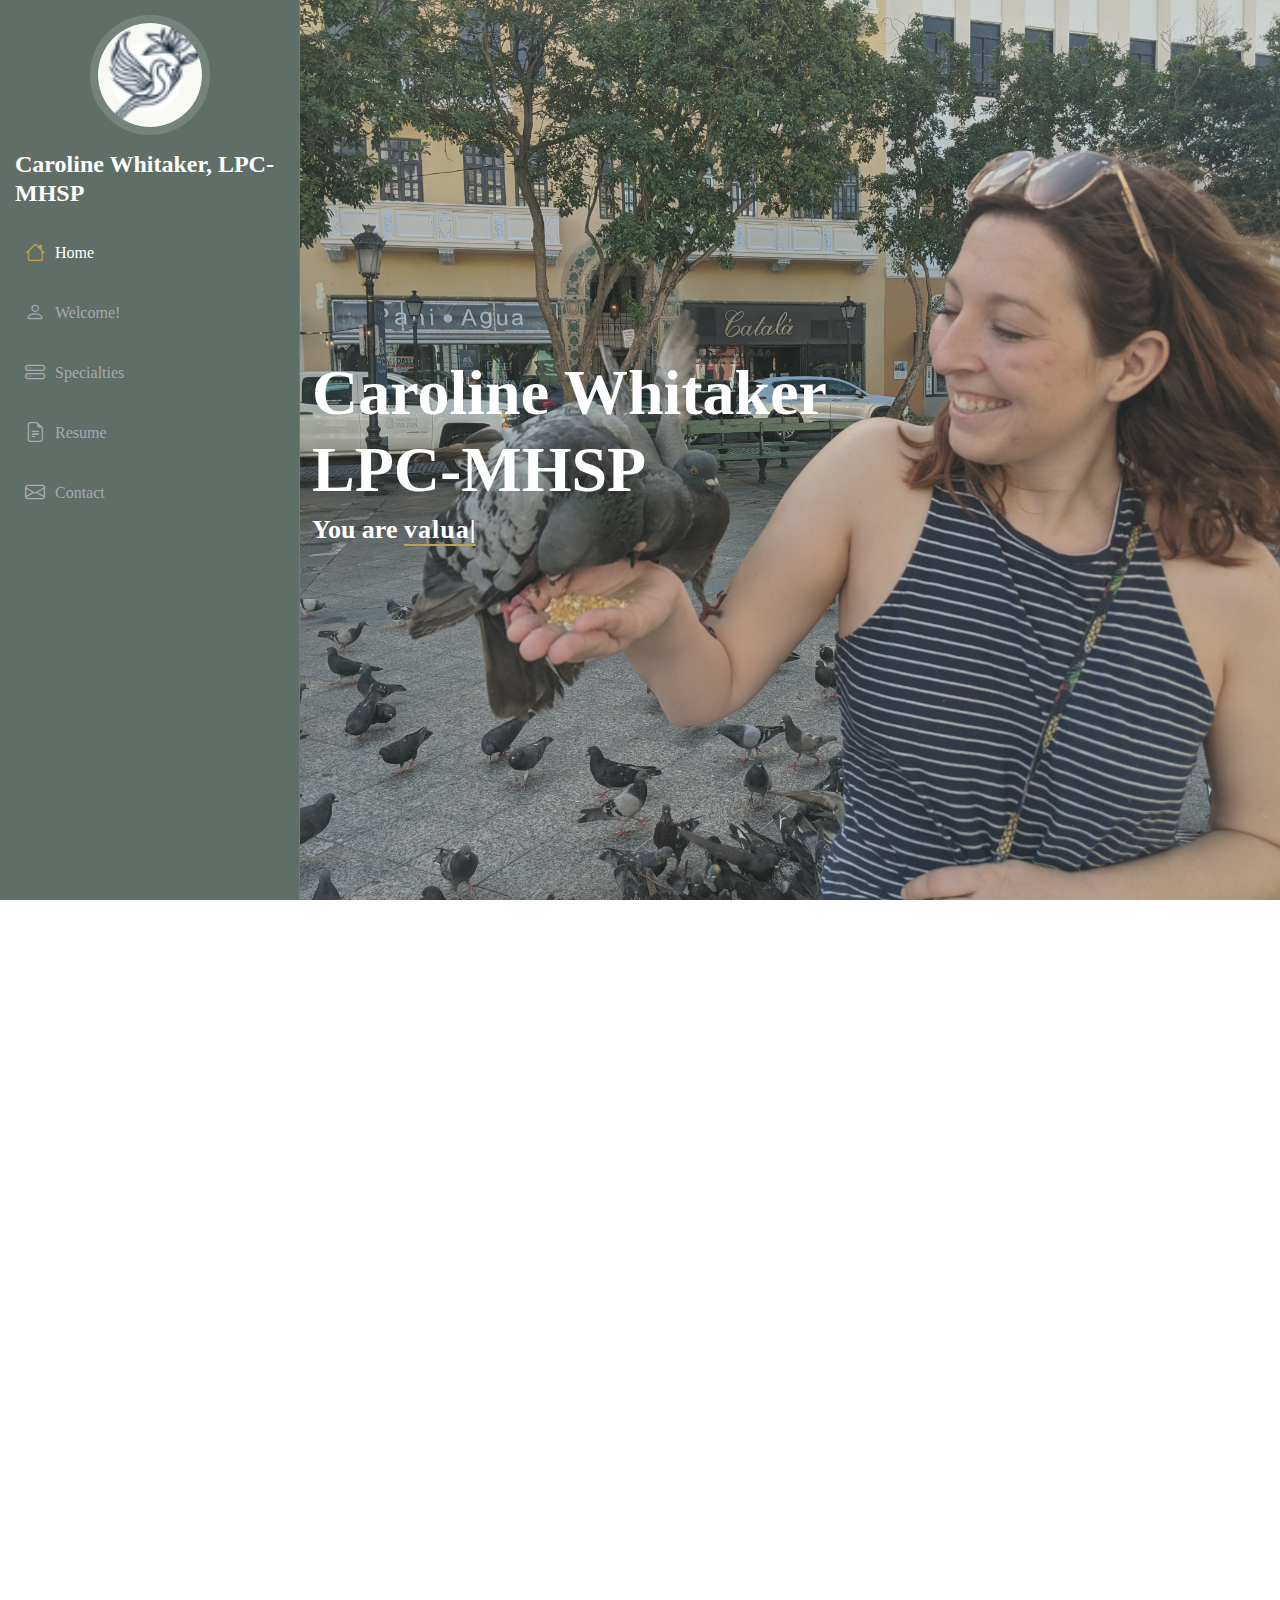
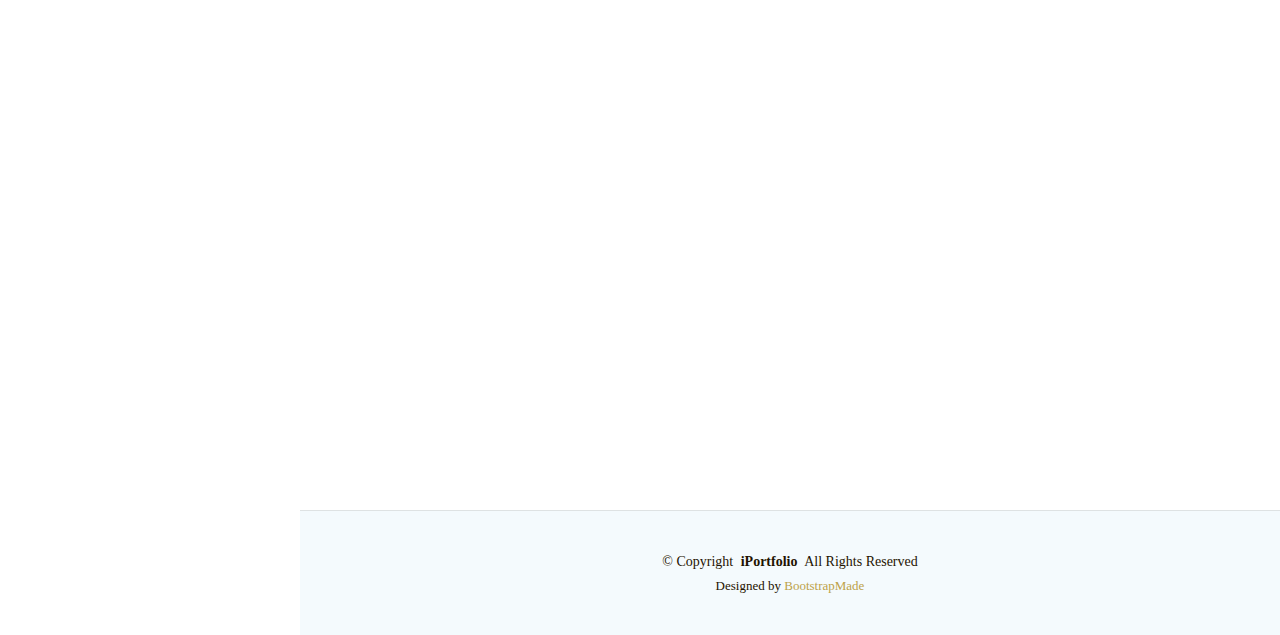
<file: index.html>
<!DOCTYPE html>
<html lang="en">

<head>
  <meta charset="utf-8">
  <meta content="width=device-width, initial-scale=1.0" name="viewport">
  <title>Caroline Whitaker, LPC-MHSP</title>
  <meta content="" name="description">
  <meta content="" name="keywords">

  <!-- Favicons -->
  <link href="assets/img/pidge.ico" rel="icon">
  <link href="assets/img/apple-touch-icon.png" rel="apple-touch-icon">

  <!-- Fonts -->
  <link href="https://fonts.googleapis.com" rel="preconnect">
  <link href="https://fonts.gstatic.com" rel="preconnect" crossorigin>
  <link href="https://fonts.googleapis.com/css2?family=Roboto:ital,wght@0,100;0,300;0,400;0,500;0,700;0,900;1,100;1,300;1,400;1,500;1,700;1,900&family=Poppins:ital,wght@0,100;0,200;0,300;0,400;0,500;0,600;0,700;0,800;0,900;1,100;1,200;1,300;1,400;1,500;1,600;1,700;1,800;1,900&family=Raleway:ital,wght@0,100;0,200;0,300;0,400;0,500;0,600;0,700;0,800;0,900;1,100;1,200;1,300;1,400;1,500;1,600;1,700;1,800;1,900&display=swap" rel="stylesheet">
<link href="https://fonts.googleapis.com/css2?family=Great+Vibes&display=swap" rel="stylesheet">


  <!-- Vendor CSS Files -->
  <link href="assets/vendor/bootstrap/css/bootstrap.min.css" rel="stylesheet">
  <link href="assets/vendor/bootstrap-icons/bootstrap-icons.css" rel="stylesheet">
  <link href="assets/vendor/aos/aos.css" rel="stylesheet">
  <link href="assets/vendor/glightbox/css/glightbox.min.css" rel="stylesheet">
  <link href="assets/vendor/swiper/swiper-bundle.min.css" rel="stylesheet">

  <!-- Main CSS File -->
  <link href="assets/css/main.css" rel="stylesheet">

  <!-- Font Awesome Package -->
  <link rel="stylesheet" href="https://cdnjs.cloudflare.com/ajax/libs/font-awesome/6.5.0/css/all.min.css">

  <!-- =======================================================
  * Template Name: iPortfolio
  * Template URL: https://bootstrapmade.com/iportfolio-bootstrap-portfolio-websites-template/
  * Updated: Jun 29 2024 with Bootstrap v5.3.3
  * Author: BootstrapMade.com
  * License: https://bootstrapmade.com/license/
  ======================================================== -->
</head>

<body class="index-page">

  <header id="header" class="header dark-background d-flex flex-column">
    <i class="header-toggle d-xl-none bi bi-list"></i>

    <div class="profile-img">
      <img src="assets/img/pidge.ico" alt="" class="img-fluid rounded-circle">
    </div>

    <a href="index.html" class="logo d-flex align-items-center justify-content-center">
      <!-- Uncomment the line below if you also wish to use an image logo -->
      <!-- <img src="assets/img/logo.png" alt=""> -->
      <h1 class="sitename">Caroline Whitaker, LPC-MHSP</h1>
    </a>

  <!--  <div class="social-links text-center">
      <a href="#" class="twitter"><i class="bi bi-twitter-x"></i></a>
      <a href="#" class="facebook"><i class="bi bi-facebook"></i></a>
      <a href="#" class="instagram"><i class="bi bi-instagram"></i></a>
      <a href="#" class="google-plus"><i class="bi bi-skype"></i></a>
      <a href="#" class="linkedin"><i class="bi bi-linkedin"></i></a>
  </div> -->
   <nav id="navmenu" class="navmenu">
      <ul>
        <li><a href="#hero" class="active"><i class="bi bi-house navicon"></i>Home</a></li>
        <li><a href="#about"><i class="bi bi-person navicon"></i>Welcome!</a></li>
        <li><a href="#services"><i class="bi bi-hdd-stack navicon"></i>Specialties</a></li>
	<li><a href="#resume"><i class="bi bi-file-earmark-text navicon"></i>Resume</a></li>
       
	<!--  <li class="dropdown"><a href="#"><i class="bi bi-menu-button navicon"></i> <span>Dropdown</span> <i class="bi bi-chevron-down toggle-dropdown"></i></a>
          <ul>
            <li><a href="#">Dropdown 1</a></li>
            <li class="dropdown"><a href="#"><span>Deep Dropdown</span> <i class="bi bi-chevron-down toggle-dropdown"></i></a>
 a             <ul>
                <li><a href="#">Deep Dropdown 1</a></li>
                <li><a href="#">Deep Dropdown 2</a></li>
                <li><a href="#">Deep Dropdown 3</a></li>
                <li><a href="#">Deep Dropdown 4</a></li>
                <li><a href="#">Deep Dropdown 5</a></li>
              </ul>
            </li>
            <li><a href="#">Dropdown 2</a></li>
            <li><a href="#">Dropdown 3</a></li>
            <li><a href="#">Dropdown 4</a></li>
          </ul>
	</li> -->

        <li><a href="#contact"><i class="bi bi-envelope navicon"></i> Contact</a></li>
      </ul>
    </nav>

  </header>

  <main class="main">

    <!-- Hero Section -->
    <section id="hero" class="hero section dark-background">

      <img src="assets/img/Sweetbirds.jpg" alt="" data-aos="fade-in" class="">

      <div class="container" data-aos="fade-up" data-aos-delay="100">
	      <h2>Caroline Whitaker<br>
	      	LPC-MHSP
        <p>You are <span class="typed" data-typed-items="valuable, irreplaceable, capable, welcome here"></span><span class="typed-cursor typed-cursor--blink" aria-hidden="true"></span><span class="typed-cursor typed-cursor--blink" aria-hidden="true"></span></p>
      </div>

    </section><!-- /Hero Section -->

    <!-- About Section -->
    <section id="about" class="about section">

      <!-- Section Title -->
      <div class="container section-title" data-aos="fade-up">
        <h2>Welcome!</h2>

   <div class="container" data-aos="fade-up" data-aos-delay="100">

        <div class="row gy-4 justify-content-center">
          <div class="col-lg-4">
            <img src="assets/img/headshot.png" class="img-fluid" alt="">
          </div>

	<p>If you are looking for Caroline Whitaker, Licensed Professional Counselor, you've come to the right place! (If you're looking for Caroline Whitaker, famed snake charmer and pastry chef, I cannot help you, but I wish you luck.)</p>
	<p>My counseling practice is driven by the belief that all people are capable of creating meaningful lives for themselves using their own core values and strengths. My role as a therapist is to assist my clients in developing the skills and courage needed to translate their values into healthy, adaptive behaviors. I'm an enthusiastic practitioner of Acceptance and Commitment Therapy (ACT), and I believe cognitive flexibility, mindfulness, somatic integration, and self-compassion are essential tools for not only growth, but for joyful living.</p>
	<p>I have designed this website to be a landing space for fellow clinicians, clientele, and curious web-wanderers alike to learn more about my counseling practice and philosophy. This site also serves as a dynamic home for my CV. Over time, I hope to cultivate a full portfolio of worksheets, mindfulness videos, blog posts, updates, and recommended resources for everyone to access on their journey towards joy. Stay tuned!</p>
	<p>All the best,</p>
        <div class="row gy-4 justify-content-center">
          <div class="col-lg-4">
            <img src="assets/img/Signature.jpg" class="img-fluid" alt="">
          </div>


	</div><!-- End Section Title -->

    </section><!-- /About Section -->


    <!-- Specialties -->
    <section id="services" class="services section">

      <!-- Section Title -->
      <div class="container section-title" data-aos="fade-up">
        <h2>Specialties</h2>
        <p>In addition to general mental health counseling, I specialize in the following areas:</p>
      </div><!-- End Section Title -->

      <div class="container">

        <div class="row gy-4">

          <div class="col-lg-4 col-md-6 service-item d-flex" data-aos="fade-up" data-aos-delay="100">
            <div class="icon flex-shrink-0"><i class="fa-solid fa-utensils"></i></div>
            <div>
              <h4 class="title"><a href="service-details.html" class="stretched-link">Eating Disorders</a></h4>
              <p class="description">Anorexia Nervosa, Bulimia Nervosa, Binge Eating Disorder, ARFID, OSFED</p>
            </div>
          </div>
          <!-- End Service Item -->

          <div class="col-lg-4 col-md-6 service-item d-flex" data-aos="fade-up" data-aos-delay="200">
		  <div class="icon flex-shrink-0"><i class="fa-solid fa-masks-theater"></i></div>
            <div>
              <h4 class="title"><a href="service-details.html" class="stretched-link">Mood Disorders</a></h4>
	      <p class="description"> Major Depressive Disorder, Persistent Depressive Disorder, Bipolar I/II</p>
            </div>
          </div><!-- End Service Item -->

          <div class="col-lg-4 col-md-6 service-item d-flex" data-aos="fade-up" data-aos-delay="300">
            <div class="icon flex-shrink-0"><i class="fa-solid fa-cloud-bolt"></i></div>
            <div>
              <h4 class="title"><a href="service-details.html" class="stretched-link">Anxiety Disorders</a></h4>
              <p class="description">Generalized Anxiety Disorder, Panic Disorder, Obsessive-Compulsive Disorder</p>
            </div>
          </div><!-- End Service Item -->

          <div class="col-lg-4 col-md-6 service-item d-flex" data-aos="fade-up" data-aos-delay="400">
		  <div class="icon flex-shrink-0"> <i class="fa-solid fa-signs-post"></i></div>
            <div>
              <h4 class="title"><a href="service-details.html" class="stretched-link">Adjustment Disorders</a></h4>
              <p class="description">Major life transitions, grief/loss, identity development, relationship difficulties, etc.</p>
            </div>
          </div><!-- End Service Item -->

          <div class="col-lg-4 col-md-6 service-item d-flex" data-aos="fade-up" data-aos-delay="500">
            <div class="icon flex-shrink-0"><i class="bi bi-brightness-high"></i></div>
            <div>
              <h4 class="title"><a href="service-details.html" class="stretched-link">ADHD</a></h4>
              <p class="description">Inattentive, Hyperactive/Impulsive, and Combined types</p>
            </div>
          </div><!-- End Service Item -->

          <div class="col-lg-4 col-md-6 service-item d-flex" data-aos="fade-up" data-aos-delay="600">
            <div class="icon flex-shrink-0"><i class="bi bi-calendar4-week"></i></div>
            <div>
              <h4 class="title"><a href="service-details.html" class="stretched-link">Self-Esteem and Body Image</a></h4>
              <p class="description">You don't have to have an eating disorder to struggle with self-worth!</p>
            </div>
          </div><!-- End Service Item -->

        </div>

      </div>

    <!-- Resume Section -->
    <section id="resume" class="resume section">

      <!-- Section Title -->
      <div class="container section-title" data-aos="fade-up">
        <h2>Resume (Abridged)</h2>
	<p>Here are some selected highlights from my professional journey. For my full CV, <a href="assets/files/CV_2025.pdf"><b>click here</b></a>.</p>

      </div><!-- End Section Title -->

      <div class="container">

        <div class="row">

          <div class="col-lg-6" data-aos="fade-up" data-aos-delay="100">

            <h3 class="resume-title">Education</h3>
            <div class="resume-item">
		    <h4>Master of Science<br> Clinical Mental Health Counseling</h4>
	      <p><em>University of Tennessee, Knoxville || 2015-2017</em></p>
              <p>
	      <ul> 
		      <li>CACREP-accredited Clinical Mental Health Counseling Program</li>
		      <li>Completed over 1,100 clinical hours in the counseling field over the course of one year, serving two concurrent internship placements</li>
		      <li>Repeat recipient of the Volunteer Service Award from the Center for Leadership and Service</li>
		      </li>Member of Chi Sigma Iota International Academic and Professional Counseling Honor Society</li>

	      </ul>
	      </p>
            </div><!-- Edn Resume Item -->

            <div class="resume-item">
		    <h4>Bachelor of Arts<br>
			    Psychology; Minor in Spanish</h4>
	      <p><em>University of Tennessee, Knoxville || 2011-2015</em></p>
              <p>
	      <ul>
		      <li>Graduated Cum Laude</li>
		      <li>Recipient of the Volunteer Service Award through the Center for Leadership and Service</li>
		      <li>Member and Vice President of Psi Chi International Honor Society in Psychology</li>
		      <li>Member, Vice President of Membership, and Social Chair of Sigma Alpha Iota International Women's Music Fraternity</li>
	      </ul>
	      </p>
            </div><!-- Edn Resume Item -->


            <h3 class="resume-title">Selected Professional Activities</h3>

            <div class="resume-item">
              <h4>Guest Lecturer</h4>
	      <p><em> University of Tennessee || 2023-2025</em></p>
              <ul>
                <li>Abnormal Psychology Lecture: "Eating Disorders"</li>
             </ul>
            </div><!-- End Resume Item -->

	    <div class="resume-item">
	    <h4>Workshop Presenter</h4>
              <p><em> TLPCA Annual Conference || June 2025</em></p>
              <ul>
                <li>Workshop Title: "Eating Disorders 101: Core Skills and Competencies for Clinicians"</li>
             </ul>
            </div>

	    <div class="resume-item">
	     <h4>Presenter</h4>
              <p><em> Renfrew Foundation Annual Conference || November 2025</em></p>
              <ul>
                <li>Presentation Title: "Starvation at Large: Clinical Considerations for Treating Anorexia Nervosa in Clients in Larger Bodies"</li>
             </ul>
	    </div>



          </div>

          <div class="col-lg-6" data-aos="fade-up" data-aos-delay="200">
            
	    
	    <h3 class="resume-title">Credentials</h3>
            <div class="resume-item">
		    <h4>Licensed Professional Counselor - Mental Health Service Provider</h4>
              <h5>Tennessee Board for Professional Counselors, etc.</h5>
              <p><em>License #4923 </em></p>
           </div><!-- Edn Resume Item -->

            <div class="resume-item">
		    <h4>National Certified Counselor</h4>
              <h5>National Board for Certified Counselors</h5>
              <p><em>#900972</em></p>
           </div><!-- Edn Resume Item -->

            <div class="resume-item">
		    <h4>National Provider Identifier </h4>
		    <p><em>#1487338919</em></p>
           </div><!-- Edn Resume Item -->


<h3 class="resume-title">Professional Experience</h3>
            <div class="resume-item">
		    <h4>Program Therapist, Director of Alumni Programming</h4>
              <h5>Focus Integrative Centers (2017-2023)</h5>
              <p><em>Knoxville, TN </em></p>
              <ul>
                <li> Responsible for clinical assessment and documentation for the eating disorder IOP program, including: intake assessments; biopsychosocial evaluations; master treatment plans; and discharge summaries. </li>
		<li> Facilitated weekly therapeutic groups for IOP patients, including skills education  groups, process groups, creative intervention groups, and mindful movement groups.  </li>
                <li>  Maintained a thriving alumni program for former IOP patients; responsible for facilitating monthly Aftercare support groups, assisting former patients seek out recovery resources in the community, and coordinating regular social events for Alumni to reconnect and support one another.</li>
		<li>  Facilitated community outreach activities on behalf of Focus: gave presentations on eating disorders and ED treatment resources to mental health agencies, community organizations, and families in the Knoxville area.</li>
		<li> Maintained an outpatient counseling practice for a wide variety of clinical populations.</li>
              </ul>
            </div><!-- Edn Resume Item -->

            <div class="resume-item">
              <h4>Licensed Clinician</h4>
              <h5>Knoxville Mindful Wellness Center (2023-Present)</h5>
              <p><em>Knoxville, TN</em></p>
              <ul>
                <li> Responsible for providing clinical counseling services grounded in evidence‑based and mindfulness‑based treatment strategies.</li>
                <li>Extra-occupational activities include seeking out opportunities to provide community psychoeducation and advocacy to local health agencies, schools, universities, and conferences.</li>
              </ul>
            </div><!-- Edn Resume Item -->

          </div>

        </div>

      </div>

    </section><!-- /Resume Section -->

    <!-- Contact Section -->
    <section id="contact" class="contact section">

      <!-- Section Title -->
      <div class="container section-title" data-aos="fade-up">
        <h2>Contact</h2>
	<!--  <p>Necessitatibus eius consequatur ex aliquid fuga eum quidem sint consectetur velit</p> -->
      </div><!-- End Section Title -->

      <div class="container" data-aos="fade-up" data-aos-delay="100">

        <div class="row gy-4">

          <div class="col-lg-5">

            <div class="info-wrap">
              <div class="info-item d-flex" data-aos="fade-up" data-aos-delay="200">
                <i class="bi bi-geo-alt flex-shrink-0"></i>
                <div>
                  <h3>Address</h3>
		  <p>314 Prosperity Drive, Knoxville, TN 37923</p>
                </div>
              </div><!-- End Info Item -->

              <div class="info-item d-flex" data-aos="fade-up" data-aos-delay="300">
                <i class="bi bi-telephone flex-shrink-0"></i>
                <div>
                  <h3>Phone Number</h3>
                  <p>+1 (865) 407-0071 x111</p>
                </div>
              </div><!-- End Info Item -->

              <div class="info-item d-flex" data-aos="fade-up" data-aos-delay="400">
                <i class="bi bi-envelope flex-shrink-0"></i>
                <div>
                  <h3>Email</h3>
                  <p>cwhitakerlpc@knoxmindfulwellnessctr.com</p>
                </div>
              </div><!-- End Info Item -->

             <iframe src="https://www.google.com/maps/embed?pb=!1m18!1m12!1m3!1d12923.810463684185!2d-84.08917112964308!3d35.92365983664721!2m3!1f0!2f0!3f0!3m2!1i1024!2i768!4f13.1!3m3!1m2!1s0x885c253f96225fdb%3A0xe74cbc1b2ca60d3f!2s314%20Prosperity%20Dr%2C%20Knoxville%2C%20TN%2037923!5e0!3m2!1sen!2sus!4v1744497112687!5m2!1sen!2sus" width="600" height="450" style="border:0;" allowfullscreen="" loading="lazy" referrerpolicy="no-referrer-when-downgrade"></iframe>
            </div>
          </div>

          <div class="col-lg-7">
            <form action="forms/contact.php" method="post" class="php-email-form" data-aos="fade-up" data-aos-delay="200">
              <div class="row gy-4">

                <div class="col-md-6">
                  <label for="name-field" class="pb-2">Your Name</label>
                  <input type="text" name="name" id="name-field" class="form-control" required="">
                </div>

                <div class="col-md-6">
                  <label for="email-field" class="pb-2">Your Email</label>
                  <input type="email" class="form-control" name="email" id="email-field" required="">
                </div>

                <div class="col-md-12">
                  <label for="subject-field" class="pb-2">Subject</label>
                  <input type="text" class="form-control" name="subject" id="subject-field" required="">
                </div>

                <div class="col-md-12">
                  <label for="message-field" class="pb-2">Message</label>
                  <textarea class="form-control" name="message" rows="10" id="message-field" required=""></textarea>
                </div>

                <div class="col-md-12 text-center">
                  <div class="loading">Loading</div>
                  <div class="error-message"></div>
                  <div class="sent-message">Your message has been sent. Thank you!</div>

                  <button type="submit">Send Message</button>
                </div>

              </div>
            </form>
          </div><!-- End Contact Form -->

        </div>

      </div>

    </section><!-- /Contact Section -->

  </main>

  <footer id="footer" class="footer position-relative light-background">

    <div class="container">
      <div class="copyright text-center ">
        <p>© <span>Copyright</span> <strong class="px-1 sitename">iPortfolio</strong> <span>All Rights Reserved</span></p>
      </div>
      <div class="credits">
        <!-- All the links in the footer should remain intact. -->
        <!-- You can delete the links only if you've purchased the pro version. -->
        <!-- Licensing information: https://bootstrapmade.com/license/ -->
        <!-- Purchase the pro version with working PHP/AJAX contact form: [buy-url] -->
        Designed by <a href="https://bootstrapmade.com/">BootstrapMade</a>
      </div>
    </div>

  </footer>

  <!-- Scroll Top -->
  <a href="#" id="scroll-top" class="scroll-top d-flex align-items-center justify-content-center"><i class="bi bi-arrow-up-short"></i></a>

  <!-- Preloader -->
  <div id="preloader"></div>

  <!-- Vendor JS Files -->
  <script src="assets/vendor/bootstrap/js/bootstrap.bundle.min.js"></script>
  <script src="assets/vendor/php-email-form/validate.js"></script>
  <script src="assets/vendor/aos/aos.js"></script>
  <script src="assets/vendor/typed.js/typed.umd.js"></script>
  <script src="assets/vendor/purecounter/purecounter_vanilla.js"></script>
  <script src="assets/vendor/waypoints/noframework.waypoints.js"></script>
  <script src="assets/vendor/glightbox/js/glightbox.min.js"></script>
  <script src="assets/vendor/imagesloaded/imagesloaded.pkgd.min.js"></script>
  <script src="assets/vendor/isotope-layout/isotope.pkgd.min.js"></script>
  <script src="assets/vendor/swiper/swiper-bundle.min.js"></script>

  <!-- Main JS File -->
  <script src="assets/js/main.js"></script>

</body>

</html>
</file>
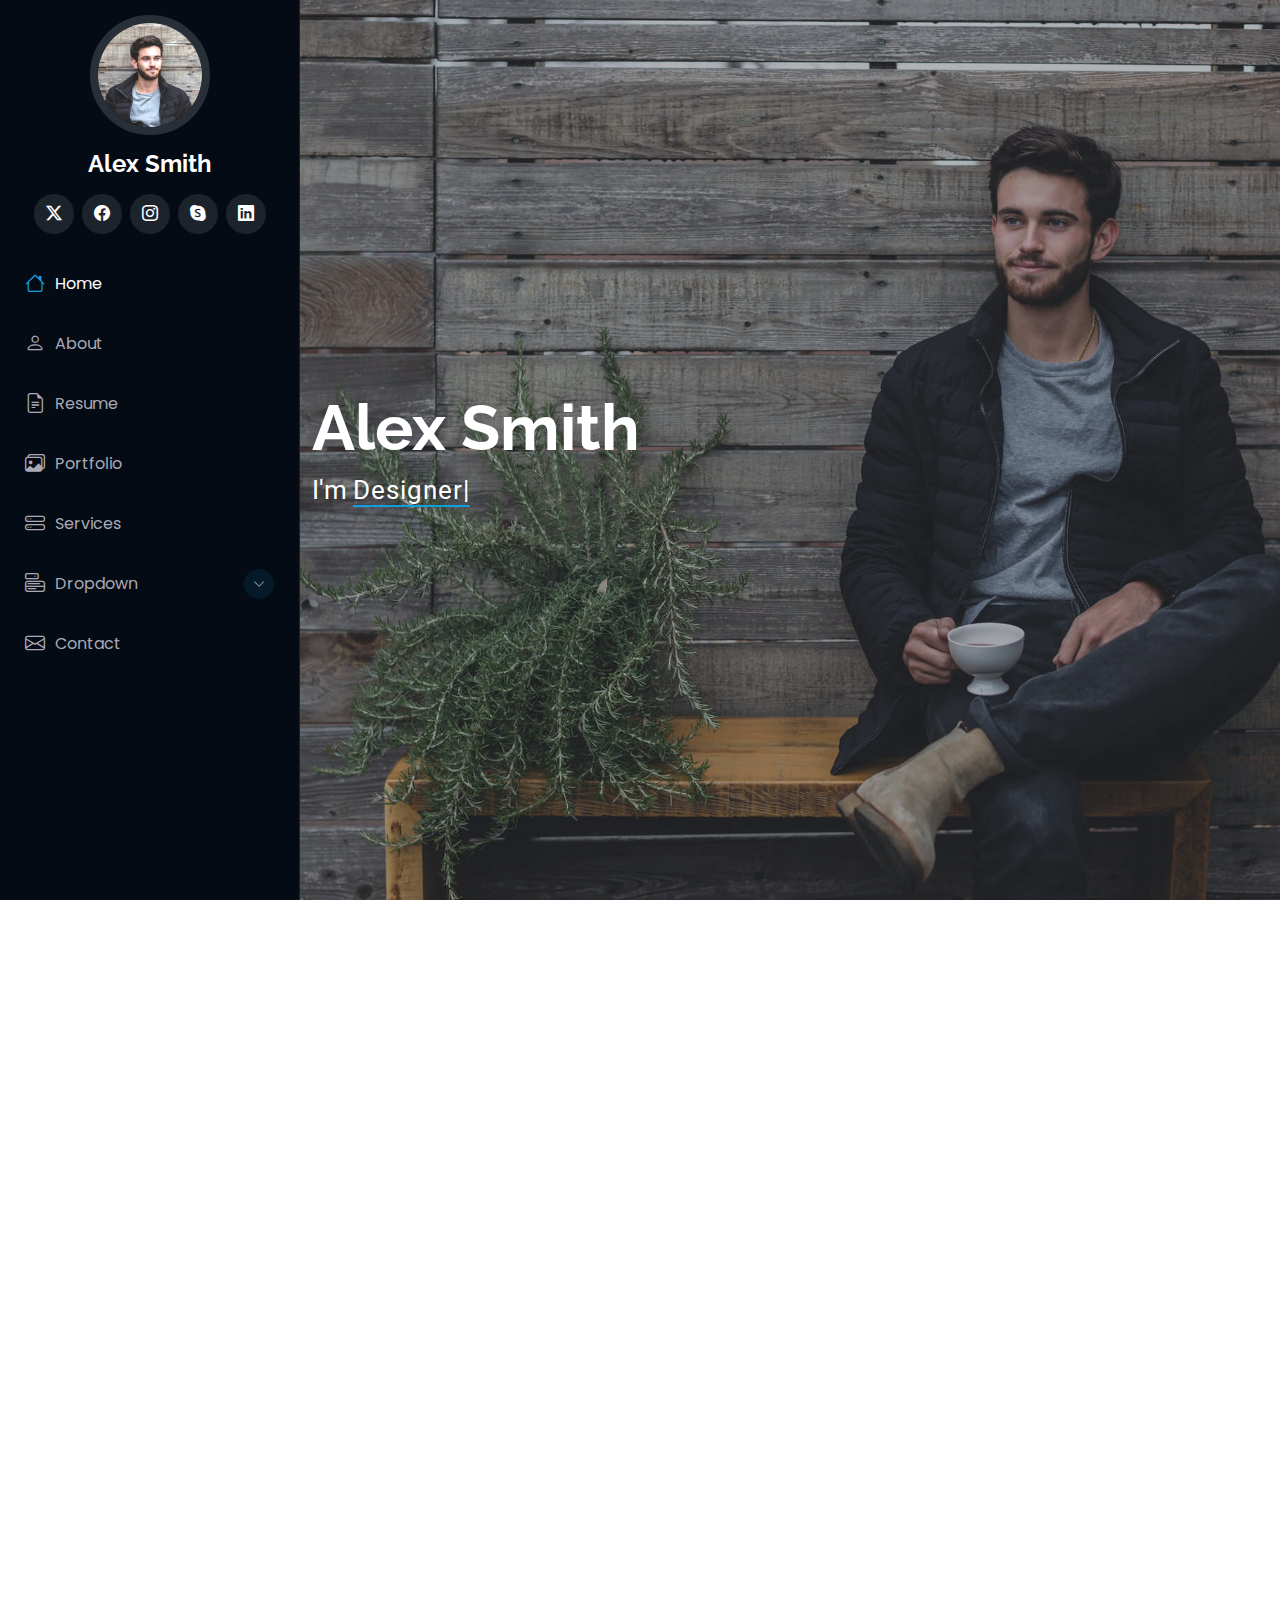
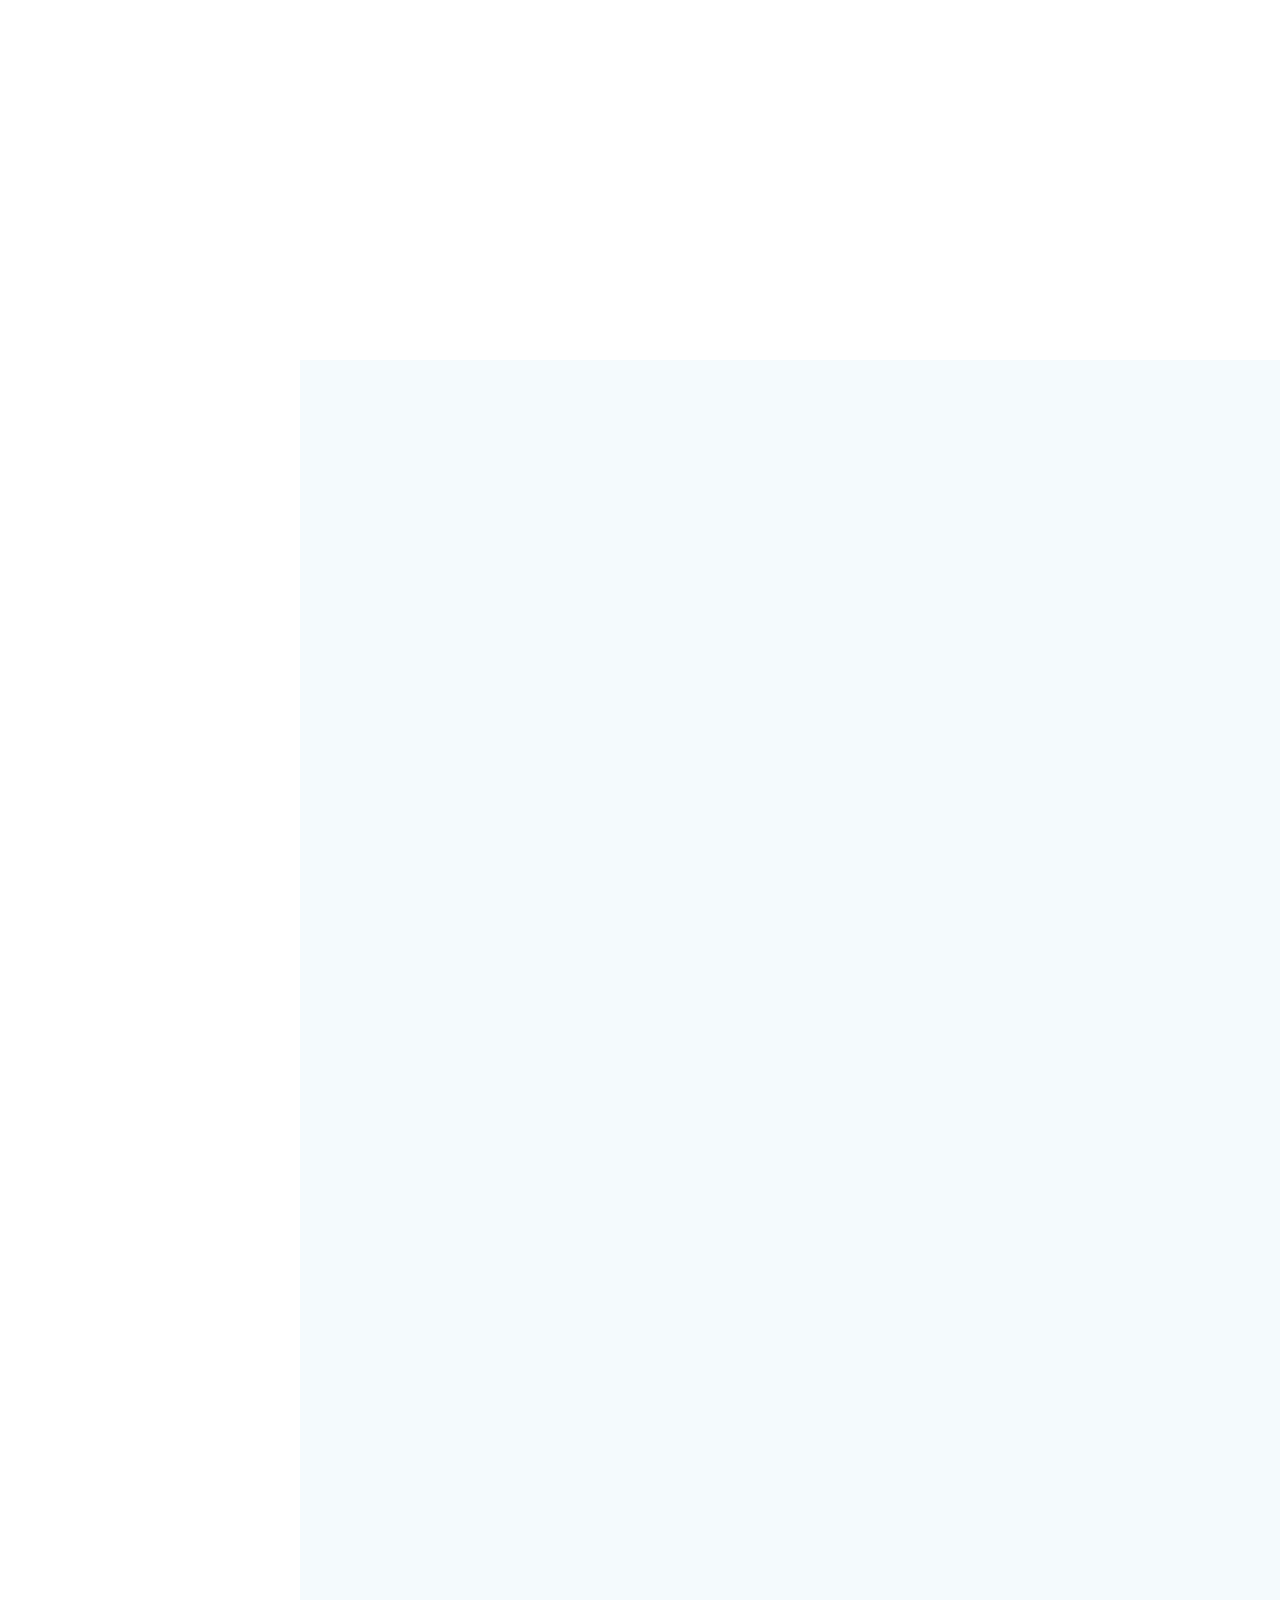
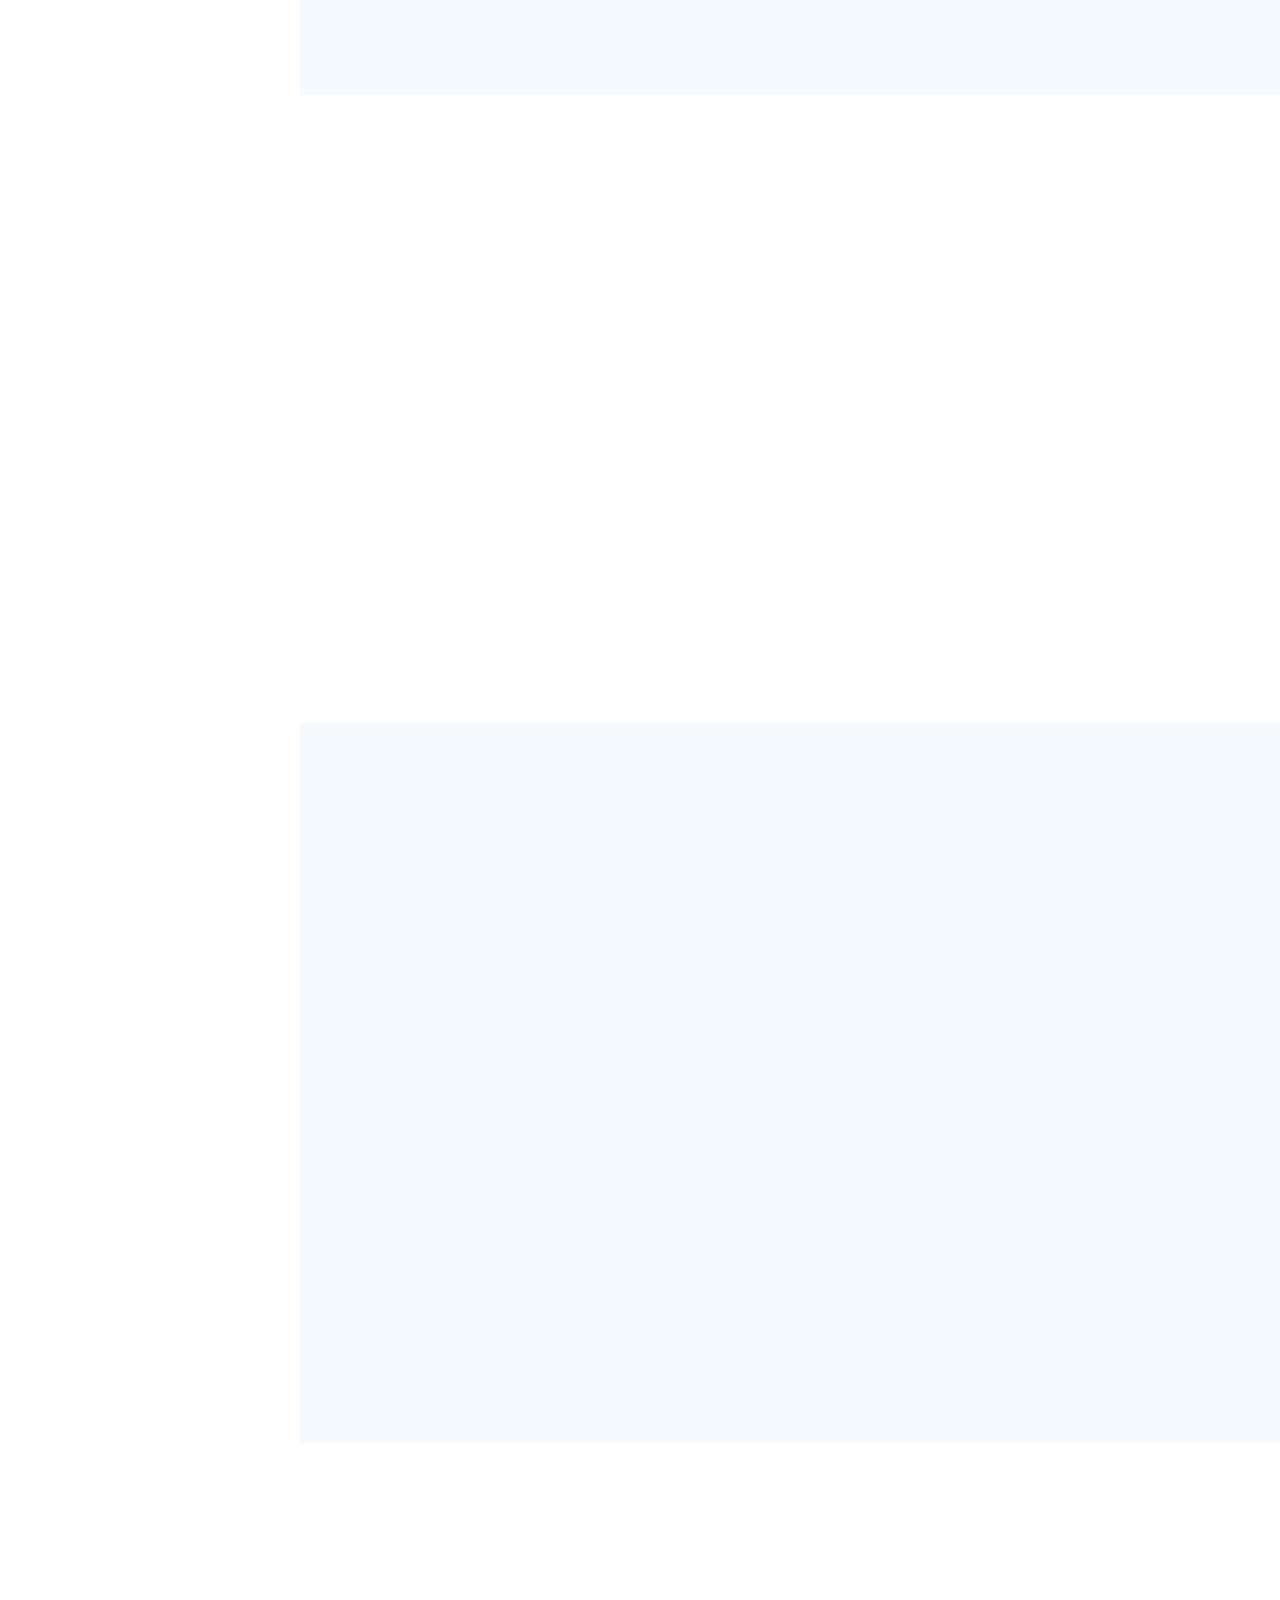
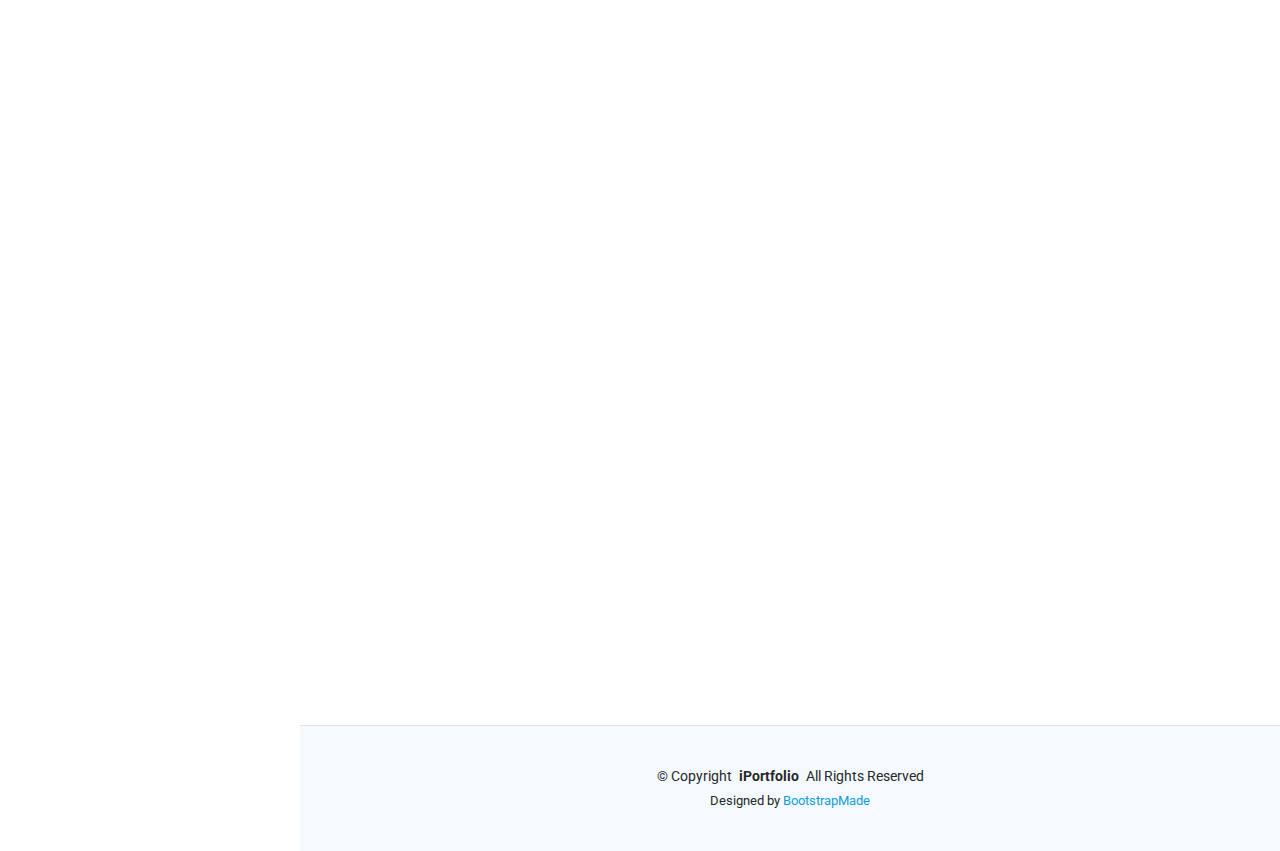
<file: iPortfolio/index.html>
<!DOCTYPE html>
<html lang="en">

<head>
  <meta charset="utf-8">
  <meta content="width=device-width, initial-scale=1.0" name="viewport">
  <title>Index - iPortfolio Bootstrap Template</title>
  <meta content="" name="description">
  <meta content="" name="keywords">

  <!-- Favicons -->
  <link href="assets/img/favicon.png" rel="icon">
  <link href="assets/img/apple-touch-icon.png" rel="apple-touch-icon">

  <!-- Fonts -->
  <link href="https://fonts.googleapis.com" rel="preconnect">
  <link href="https://fonts.gstatic.com" rel="preconnect" crossorigin>
  <link href="https://fonts.googleapis.com/css2?family=Roboto:ital,wght@0,100;0,300;0,400;0,500;0,700;0,900;1,100;1,300;1,400;1,500;1,700;1,900&family=Poppins:ital,wght@0,100;0,200;0,300;0,400;0,500;0,600;0,700;0,800;0,900;1,100;1,200;1,300;1,400;1,500;1,600;1,700;1,800;1,900&family=Raleway:ital,wght@0,100;0,200;0,300;0,400;0,500;0,600;0,700;0,800;0,900;1,100;1,200;1,300;1,400;1,500;1,600;1,700;1,800;1,900&display=swap" rel="stylesheet">

  <!-- Vendor CSS Files -->
  <link href="assets/vendor/bootstrap/css/bootstrap.min.css" rel="stylesheet">
  <link href="assets/vendor/bootstrap-icons/bootstrap-icons.css" rel="stylesheet">
  <link href="assets/vendor/aos/aos.css" rel="stylesheet">
  <link href="assets/vendor/glightbox/css/glightbox.min.css" rel="stylesheet">
  <link href="assets/vendor/swiper/swiper-bundle.min.css" rel="stylesheet">

  <!-- Main CSS File -->
  <link href="assets/css/main.css" rel="stylesheet">

  <!-- =======================================================
  * Template Name: iPortfolio
  * Template URL: https://bootstrapmade.com/iportfolio-bootstrap-portfolio-websites-template/
  * Updated: Jun 29 2024 with Bootstrap v5.3.3
  * Author: BootstrapMade.com
  * License: https://bootstrapmade.com/license/
  ======================================================== -->
</head>

<body class="index-page">

  <header id="header" class="header dark-background d-flex flex-column">
    <i class="header-toggle d-xl-none bi bi-list"></i>

    <div class="profile-img">
      <img src="assets/img/my-profile-img.jpg" alt="" class="img-fluid rounded-circle">
    </div>

    <a href="index.html" class="logo d-flex align-items-center justify-content-center">
      <!-- Uncomment the line below if you also wish to use an image logo -->
      <!-- <img src="assets/img/logo.png" alt=""> -->
      <h1 class="sitename">Alex Smith</h1>
    </a>

    <div class="social-links text-center">
      <a href="#" class="twitter"><i class="bi bi-twitter-x"></i></a>
      <a href="#" class="facebook"><i class="bi bi-facebook"></i></a>
      <a href="#" class="instagram"><i class="bi bi-instagram"></i></a>
      <a href="#" class="google-plus"><i class="bi bi-skype"></i></a>
      <a href="#" class="linkedin"><i class="bi bi-linkedin"></i></a>
    </div>

    <nav id="navmenu" class="navmenu">
      <ul>
        <li><a href="#hero" class="active"><i class="bi bi-house navicon"></i>Home</a></li>
        <li><a href="#about"><i class="bi bi-person navicon"></i> About</a></li>
        <li><a href="#resume"><i class="bi bi-file-earmark-text navicon"></i> Resume</a></li>
        <li><a href="#portfolio"><i class="bi bi-images navicon"></i> Portfolio</a></li>
        <li><a href="#services"><i class="bi bi-hdd-stack navicon"></i> Services</a></li>
        <li class="dropdown"><a href="#"><i class="bi bi-menu-button navicon"></i> <span>Dropdown</span> <i class="bi bi-chevron-down toggle-dropdown"></i></a>
          <ul>
            <li><a href="#">Dropdown 1</a></li>
            <li class="dropdown"><a href="#"><span>Deep Dropdown</span> <i class="bi bi-chevron-down toggle-dropdown"></i></a>
              <ul>
                <li><a href="#">Deep Dropdown 1</a></li>
                <li><a href="#">Deep Dropdown 2</a></li>
                <li><a href="#">Deep Dropdown 3</a></li>
                <li><a href="#">Deep Dropdown 4</a></li>
                <li><a href="#">Deep Dropdown 5</a></li>
              </ul>
            </li>
            <li><a href="#">Dropdown 2</a></li>
            <li><a href="#">Dropdown 3</a></li>
            <li><a href="#">Dropdown 4</a></li>
          </ul>
        </li>
        <li><a href="#contact"><i class="bi bi-envelope navicon"></i> Contact</a></li>
      </ul>
    </nav>

  </header>

  <main class="main">

    <!-- Hero Section -->
    <section id="hero" class="hero section dark-background">

      <img src="assets/img/hero-bg.jpg" alt="" data-aos="fade-in" class="">

      <div class="container" data-aos="fade-up" data-aos-delay="100">
        <h2>Alex Smith</h2>
        <p>I'm <span class="typed" data-typed-items="Designer, Developer, Freelancer, Photographer">Designer</span><span class="typed-cursor typed-cursor--blink" aria-hidden="true"></span><span class="typed-cursor typed-cursor--blink" aria-hidden="true"></span></p>
      </div>

    </section><!-- /Hero Section -->

    <!-- About Section -->
    <section id="about" class="about section">

      <!-- Section Title -->
      <div class="container section-title" data-aos="fade-up">
        <h2>About</h2>
        <p>Magnam dolores commodi suscipit. Necessitatibus eius consequatur ex aliquid fuga eum quidem. Sit sint consectetur velit. Quisquam quos quisquam cupiditate. Et nemo qui impedit suscipit alias ea. Quia fugiat sit in iste officiis commodi quidem hic quas.</p>
      </div><!-- End Section Title -->

      <div class="container" data-aos="fade-up" data-aos-delay="100">

        <div class="row gy-4 justify-content-center">
          <div class="col-lg-4">
            <img src="assets/img/my-profile-img.jpg" class="img-fluid" alt="">
          </div>
          <div class="col-lg-8 content">
            <h2>UI/UX Designer &amp; Web Developer.</h2>
            <p class="fst-italic py-3">
              Lorem ipsum dolor sit amet, consectetur adipiscing elit, sed do eiusmod tempor incididunt ut labore et dolore
              magna aliqua.
            </p>
            <div class="row">
              <div class="col-lg-6">
                <ul>
                  <li><i class="bi bi-chevron-right"></i> <strong>Birthday:</strong> <span>1 May 1995</span></li>
                  <li><i class="bi bi-chevron-right"></i> <strong>Website:</strong> <span>www.example.com</span></li>
                  <li><i class="bi bi-chevron-right"></i> <strong>Phone:</strong> <span>+123 456 7890</span></li>
                  <li><i class="bi bi-chevron-right"></i> <strong>City:</strong> <span>New York, USA</span></li>
                </ul>
              </div>
              <div class="col-lg-6">
                <ul>
                  <li><i class="bi bi-chevron-right"></i> <strong>Age:</strong> <span>30</span></li>
                  <li><i class="bi bi-chevron-right"></i> <strong>Degree:</strong> <span>Master</span></li>
                  <li><i class="bi bi-chevron-right"></i> <strong>Email:</strong> <span>email@example.com</span></li>
                  <li><i class="bi bi-chevron-right"></i> <strong>Freelance:</strong> <span>Available</span></li>
                </ul>
              </div>
            </div>
            <p class="py-3">
              Officiis eligendi itaque labore et dolorum mollitia officiis optio vero. Quisquam sunt adipisci omnis et ut. Nulla accusantium dolor incidunt officia tempore. Et eius omnis.
              Cupiditate ut dicta maxime officiis quidem quia. Sed et consectetur qui quia repellendus itaque neque.
            </p>
          </div>
        </div>

      </div>

    </section><!-- /About Section -->

    <!-- Stats Section -->
    <section id="stats" class="stats section">

      <div class="container" data-aos="fade-up" data-aos-delay="100">

        <div class="row gy-4">

          <div class="col-lg-3 col-md-6">
            <div class="stats-item">
              <i class="bi bi-emoji-smile"></i>
              <span data-purecounter-start="0" data-purecounter-end="232" data-purecounter-duration="1" class="purecounter"></span>
              <p><strong>Happy Clients</strong> <span>consequuntur quae</span></p>
            </div>
          </div><!-- End Stats Item -->

          <div class="col-lg-3 col-md-6">
            <div class="stats-item">
              <i class="bi bi-journal-richtext"></i>
              <span data-purecounter-start="0" data-purecounter-end="521" data-purecounter-duration="1" class="purecounter"></span>
              <p><strong>Projects</strong> <span>adipisci atque cum quia aut</span></p>
            </div>
          </div><!-- End Stats Item -->

          <div class="col-lg-3 col-md-6">
            <div class="stats-item">
              <i class="bi bi-headset"></i>
              <span data-purecounter-start="0" data-purecounter-end="1453" data-purecounter-duration="1" class="purecounter"></span>
              <p><strong>Hours Of Support</strong> <span>aut commodi quaerat</span></p>
            </div>
          </div><!-- End Stats Item -->

          <div class="col-lg-3 col-md-6">
            <div class="stats-item">
              <i class="bi bi-people"></i>
              <span data-purecounter-start="0" data-purecounter-end="32" data-purecounter-duration="1" class="purecounter"></span>
              <p><strong>Hard Workers</strong> <span>rerum asperiores dolor</span></p>
            </div>
          </div><!-- End Stats Item -->

        </div>

      </div>

    </section><!-- /Stats Section -->

    <!-- Skills Section -->
    <section id="skills" class="skills section light-background">

      <!-- Section Title -->
      <div class="container section-title" data-aos="fade-up">
        <h2>Skills</h2>
        <p>Necessitatibus eius consequatur ex aliquid fuga eum quidem sint consectetur velit</p>
      </div><!-- End Section Title -->

      <div class="container" data-aos="fade-up" data-aos-delay="100">

        <div class="row skills-content skills-animation">

          <div class="col-lg-6">

            <div class="progress">
              <span class="skill"><span>HTML</span> <i class="val">100%</i></span>
              <div class="progress-bar-wrap">
                <div class="progress-bar" role="progressbar" aria-valuenow="100" aria-valuemin="0" aria-valuemax="100"></div>
              </div>
            </div><!-- End Skills Item -->

            <div class="progress">
              <span class="skill"><span>CSS</span> <i class="val">90%</i></span>
              <div class="progress-bar-wrap">
                <div class="progress-bar" role="progressbar" aria-valuenow="90" aria-valuemin="0" aria-valuemax="100"></div>
              </div>
            </div><!-- End Skills Item -->

            <div class="progress">
              <span class="skill"><span>JavaScript</span> <i class="val">75%</i></span>
              <div class="progress-bar-wrap">
                <div class="progress-bar" role="progressbar" aria-valuenow="75" aria-valuemin="0" aria-valuemax="100"></div>
              </div>
            </div><!-- End Skills Item -->

          </div>

          <div class="col-lg-6">

            <div class="progress">
              <span class="skill"><span>PHP</span> <i class="val">80%</i></span>
              <div class="progress-bar-wrap">
                <div class="progress-bar" role="progressbar" aria-valuenow="80" aria-valuemin="0" aria-valuemax="100"></div>
              </div>
            </div><!-- End Skills Item -->

            <div class="progress">
              <span class="skill"><span>WordPress/CMS</span> <i class="val">90%</i></span>
              <div class="progress-bar-wrap">
                <div class="progress-bar" role="progressbar" aria-valuenow="90" aria-valuemin="0" aria-valuemax="100"></div>
              </div>
            </div><!-- End Skills Item -->

            <div class="progress">
              <span class="skill"><span>Photoshop</span> <i class="val">55%</i></span>
              <div class="progress-bar-wrap">
                <div class="progress-bar" role="progressbar" aria-valuenow="55" aria-valuemin="0" aria-valuemax="100"></div>
              </div>
            </div><!-- End Skills Item -->

          </div>

        </div>

      </div>

    </section><!-- /Skills Section -->

    <!-- Resume Section -->
    <section id="resume" class="resume section">

      <!-- Section Title -->
      <div class="container section-title" data-aos="fade-up">
        <h2>Resume</h2>
        <p>Magnam dolores commodi suscipit. Necessitatibus eius consequatur ex aliquid fuga eum quidem. Sit sint consectetur velit. Quisquam quos quisquam cupiditate. Et nemo qui impedit suscipit alias ea. Quia fugiat sit in iste officiis commodi quidem hic quas.</p>
      </div><!-- End Section Title -->

      <div class="container">

        <div class="row">

          <div class="col-lg-6" data-aos="fade-up" data-aos-delay="100">
            <h3 class="resume-title">Sumary</h3>

            <div class="resume-item pb-0">
              <h4>Brandon Johnson</h4>
              <p><em>Innovative and deadline-driven Graphic Designer with 3+ years of experience designing and developing user-centered digital/print marketing material from initial concept to final, polished deliverable.</em></p>
              <ul>
                <li>Portland par 127,Orlando, FL</li>
                <li>(123) 456-7891</li>
                <li>alice.barkley@example.com</li>
              </ul>
            </div><!-- Edn Resume Item -->

            <h3 class="resume-title">Education</h3>
            <div class="resume-item">
              <h4>Master of Fine Arts &amp; Graphic Design</h4>
              <h5>2015 - 2016</h5>
              <p><em>Rochester Institute of Technology, Rochester, NY</em></p>
              <p>Qui deserunt veniam. Et sed aliquam labore tempore sed quisquam iusto autem sit. Ea vero voluptatum qui ut dignissimos deleniti nerada porti sand markend</p>
            </div><!-- Edn Resume Item -->

            <div class="resume-item">
              <h4>Bachelor of Fine Arts &amp; Graphic Design</h4>
              <h5>2010 - 2014</h5>
              <p><em>Rochester Institute of Technology, Rochester, NY</em></p>
              <p>Quia nobis sequi est occaecati aut. Repudiandae et iusto quae reiciendis et quis Eius vel ratione eius unde vitae rerum voluptates asperiores voluptatem Earum molestiae consequatur neque etlon sader mart dila</p>
            </div><!-- Edn Resume Item -->

          </div>

          <div class="col-lg-6" data-aos="fade-up" data-aos-delay="200">
            <h3 class="resume-title">Professional Experience</h3>
            <div class="resume-item">
              <h4>Senior graphic design specialist</h4>
              <h5>2019 - Present</h5>
              <p><em>Experion, New York, NY </em></p>
              <ul>
                <li>Lead in the design, development, and implementation of the graphic, layout, and production communication materials</li>
                <li>Delegate tasks to the 7 members of the design team and provide counsel on all aspects of the project. </li>
                <li>Supervise the assessment of all graphic materials in order to ensure quality and accuracy of the design</li>
                <li>Oversee the efficient use of production project budgets ranging from $2,000 - $25,000</li>
              </ul>
            </div><!-- Edn Resume Item -->

            <div class="resume-item">
              <h4>Graphic design specialist</h4>
              <h5>2017 - 2018</h5>
              <p><em>Stepping Stone Advertising, New York, NY</em></p>
              <ul>
                <li>Developed numerous marketing programs (logos, brochures,infographics, presentations, and advertisements).</li>
                <li>Managed up to 5 projects or tasks at a given time while under pressure</li>
                <li>Recommended and consulted with clients on the most appropriate graphic design</li>
                <li>Created 4+ design presentations and proposals a month for clients and account managers</li>
              </ul>
            </div><!-- Edn Resume Item -->

          </div>

        </div>

      </div>

    </section><!-- /Resume Section -->

    <!-- Portfolio Section -->
    <section id="portfolio" class="portfolio section light-background">

      <!-- Section Title -->
      <div class="container section-title" data-aos="fade-up">
        <h2>Portfolio</h2>
        <p>Magnam dolores commodi suscipit. Necessitatibus eius consequatur ex aliquid fuga eum quidem. Sit sint consectetur velit. Quisquam quos quisquam cupiditate. Et nemo qui impedit suscipit alias ea. Quia fugiat sit in iste officiis commodi quidem hic quas.</p>
      </div><!-- End Section Title -->

      <div class="container">

        <div class="isotope-layout" data-default-filter="*" data-layout="masonry" data-sort="original-order">

          <ul class="portfolio-filters isotope-filters" data-aos="fade-up" data-aos-delay="100">
            <li data-filter="*" class="filter-active">All</li>
            <li data-filter=".filter-app">App</li>
            <li data-filter=".filter-product">Product</li>
            <li data-filter=".filter-branding">Branding</li>
            <li data-filter=".filter-books">Books</li>
          </ul><!-- End Portfolio Filters -->

          <div class="row gy-4 isotope-container" data-aos="fade-up" data-aos-delay="200">

            <div class="col-lg-4 col-md-6 portfolio-item isotope-item filter-app">
              <div class="portfolio-content h-100">
                <img src="assets/img/portfolio/app-1.jpg" class="img-fluid" alt="">
                <div class="portfolio-info">
                  <h4>App 1</h4>
                  <p>Lorem ipsum, dolor sit amet consectetur</p>
                  <a href="assets/img/portfolio/app-1.jpg" title="App 1" data-gallery="portfolio-gallery-app" class="glightbox preview-link"><i class="bi bi-zoom-in"></i></a>
                  <a href="portfolio-details.html" title="More Details" class="details-link"><i class="bi bi-link-45deg"></i></a>
                </div>
              </div>
            </div><!-- End Portfolio Item -->

            <div class="col-lg-4 col-md-6 portfolio-item isotope-item filter-product">
              <div class="portfolio-content h-100">
                <img src="assets/img/portfolio/product-1.jpg" class="img-fluid" alt="">
                <div class="portfolio-info">
                  <h4>Product 1</h4>
                  <p>Lorem ipsum, dolor sit amet consectetur</p>
                  <a href="assets/img/portfolio/product-1.jpg" title="Product 1" data-gallery="portfolio-gallery-product" class="glightbox preview-link"><i class="bi bi-zoom-in"></i></a>
                  <a href="portfolio-details.html" title="More Details" class="details-link"><i class="bi bi-link-45deg"></i></a>
                </div>
              </div>
            </div><!-- End Portfolio Item -->

            <div class="col-lg-4 col-md-6 portfolio-item isotope-item filter-branding">
              <div class="portfolio-content h-100">
                <img src="assets/img/portfolio/branding-1.jpg" class="img-fluid" alt="">
                <div class="portfolio-info">
                  <h4>Branding 1</h4>
                  <p>Lorem ipsum, dolor sit amet consectetur</p>
                  <a href="assets/img/portfolio/branding-1.jpg" title="Branding 1" data-gallery="portfolio-gallery-branding" class="glightbox preview-link"><i class="bi bi-zoom-in"></i></a>
                  <a href="portfolio-details.html" title="More Details" class="details-link"><i class="bi bi-link-45deg"></i></a>
                </div>
              </div>
            </div><!-- End Portfolio Item -->

            <div class="col-lg-4 col-md-6 portfolio-item isotope-item filter-books">
              <div class="portfolio-content h-100">
                <img src="assets/img/portfolio/books-1.jpg" class="img-fluid" alt="">
                <div class="portfolio-info">
                  <h4>Books 1</h4>
                  <p>Lorem ipsum, dolor sit amet consectetur</p>
                  <a href="assets/img/portfolio/books-1.jpg" title="Branding 1" data-gallery="portfolio-gallery-book" class="glightbox preview-link"><i class="bi bi-zoom-in"></i></a>
                  <a href="portfolio-details.html" title="More Details" class="details-link"><i class="bi bi-link-45deg"></i></a>
                </div>
              </div>
            </div><!-- End Portfolio Item -->

            <div class="col-lg-4 col-md-6 portfolio-item isotope-item filter-app">
              <div class="portfolio-content h-100">
                <img src="assets/img/portfolio/app-2.jpg" class="img-fluid" alt="">
                <div class="portfolio-info">
                  <h4>App 2</h4>
                  <p>Lorem ipsum, dolor sit amet consectetur</p>
                  <a href="assets/img/portfolio/app-2.jpg" title="App 2" data-gallery="portfolio-gallery-app" class="glightbox preview-link"><i class="bi bi-zoom-in"></i></a>
                  <a href="portfolio-details.html" title="More Details" class="details-link"><i class="bi bi-link-45deg"></i></a>
                </div>
              </div>
            </div><!-- End Portfolio Item -->

            <div class="col-lg-4 col-md-6 portfolio-item isotope-item filter-product">
              <div class="portfolio-content h-100">
                <img src="assets/img/portfolio/product-2.jpg" class="img-fluid" alt="">
                <div class="portfolio-info">
                  <h4>Product 2</h4>
                  <p>Lorem ipsum, dolor sit amet consectetur</p>
                  <a href="assets/img/portfolio/product-2.jpg" title="Product 2" data-gallery="portfolio-gallery-product" class="glightbox preview-link"><i class="bi bi-zoom-in"></i></a>
                  <a href="portfolio-details.html" title="More Details" class="details-link"><i class="bi bi-link-45deg"></i></a>
                </div>
              </div>
            </div><!-- End Portfolio Item -->

            <div class="col-lg-4 col-md-6 portfolio-item isotope-item filter-branding">
              <div class="portfolio-content h-100">
                <img src="assets/img/portfolio/branding-2.jpg" class="img-fluid" alt="">
                <div class="portfolio-info">
                  <h4>Branding 2</h4>
                  <p>Lorem ipsum, dolor sit amet consectetur</p>
                  <a href="assets/img/portfolio/branding-2.jpg" title="Branding 2" data-gallery="portfolio-gallery-branding" class="glightbox preview-link"><i class="bi bi-zoom-in"></i></a>
                  <a href="portfolio-details.html" title="More Details" class="details-link"><i class="bi bi-link-45deg"></i></a>
                </div>
              </div>
            </div><!-- End Portfolio Item -->

            <div class="col-lg-4 col-md-6 portfolio-item isotope-item filter-books">
              <div class="portfolio-content h-100">
                <img src="assets/img/portfolio/books-2.jpg" class="img-fluid" alt="">
                <div class="portfolio-info">
                  <h4>Books 2</h4>
                  <p>Lorem ipsum, dolor sit amet consectetur</p>
                  <a href="assets/img/portfolio/books-2.jpg" title="Branding 2" data-gallery="portfolio-gallery-book" class="glightbox preview-link"><i class="bi bi-zoom-in"></i></a>
                  <a href="portfolio-details.html" title="More Details" class="details-link"><i class="bi bi-link-45deg"></i></a>
                </div>
              </div>
            </div><!-- End Portfolio Item -->

            <div class="col-lg-4 col-md-6 portfolio-item isotope-item filter-app">
              <div class="portfolio-content h-100">
                <img src="assets/img/portfolio/app-3.jpg" class="img-fluid" alt="">
                <div class="portfolio-info">
                  <h4>App 3</h4>
                  <p>Lorem ipsum, dolor sit amet consectetur</p>
                  <a href="assets/img/portfolio/app-3.jpg" title="App 3" data-gallery="portfolio-gallery-app" class="glightbox preview-link"><i class="bi bi-zoom-in"></i></a>
                  <a href="portfolio-details.html" title="More Details" class="details-link"><i class="bi bi-link-45deg"></i></a>
                </div>
              </div>
            </div><!-- End Portfolio Item -->

            <div class="col-lg-4 col-md-6 portfolio-item isotope-item filter-product">
              <div class="portfolio-content h-100">
                <img src="assets/img/portfolio/product-3.jpg" class="img-fluid" alt="">
                <div class="portfolio-info">
                  <h4>Product 3</h4>
                  <p>Lorem ipsum, dolor sit amet consectetur</p>
                  <a href="assets/img/portfolio/product-3.jpg" title="Product 3" data-gallery="portfolio-gallery-product" class="glightbox preview-link"><i class="bi bi-zoom-in"></i></a>
                  <a href="portfolio-details.html" title="More Details" class="details-link"><i class="bi bi-link-45deg"></i></a>
                </div>
              </div>
            </div><!-- End Portfolio Item -->

            <div class="col-lg-4 col-md-6 portfolio-item isotope-item filter-branding">
              <div class="portfolio-content h-100">
                <img src="assets/img/portfolio/branding-3.jpg" class="img-fluid" alt="">
                <div class="portfolio-info">
                  <h4>Branding 3</h4>
                  <p>Lorem ipsum, dolor sit amet consectetur</p>
                  <a href="assets/img/portfolio/branding-3.jpg" title="Branding 2" data-gallery="portfolio-gallery-branding" class="glightbox preview-link"><i class="bi bi-zoom-in"></i></a>
                  <a href="portfolio-details.html" title="More Details" class="details-link"><i class="bi bi-link-45deg"></i></a>
                </div>
              </div>
            </div><!-- End Portfolio Item -->

            <div class="col-lg-4 col-md-6 portfolio-item isotope-item filter-books">
              <div class="portfolio-content h-100">
                <img src="assets/img/portfolio/books-3.jpg" class="img-fluid" alt="">
                <div class="portfolio-info">
                  <h4>Books 3</h4>
                  <p>Lorem ipsum, dolor sit amet consectetur</p>
                  <a href="assets/img/portfolio/books-3.jpg" title="Branding 3" data-gallery="portfolio-gallery-book" class="glightbox preview-link"><i class="bi bi-zoom-in"></i></a>
                  <a href="portfolio-details.html" title="More Details" class="details-link"><i class="bi bi-link-45deg"></i></a>
                </div>
              </div>
            </div><!-- End Portfolio Item -->

          </div><!-- End Portfolio Container -->

        </div>

      </div>

    </section><!-- /Portfolio Section -->

    <!-- Services Section -->
    <section id="services" class="services section">

      <!-- Section Title -->
      <div class="container section-title" data-aos="fade-up">
        <h2>Services</h2>
        <p>Magnam dolores commodi suscipit. Necessitatibus eius consequatur ex aliquid fuga eum quidem. Sit sint consectetur velit. Quisquam quos quisquam cupiditate. Et nemo qui impedit suscipit alias ea. Quia fugiat sit in iste officiis commodi quidem hic quas.</p>
      </div><!-- End Section Title -->

      <div class="container">

        <div class="row gy-4">

          <div class="col-lg-4 col-md-6 service-item d-flex" data-aos="fade-up" data-aos-delay="100">
            <div class="icon flex-shrink-0"><i class="bi bi-briefcase"></i></div>
            <div>
              <h4 class="title"><a href="service-details.html" class="stretched-link">Lorem Ipsum</a></h4>
              <p class="description">Voluptatum deleniti atque corrupti quos dolores et quas molestias excepturi sint occaecati cupiditate non provident</p>
            </div>
          </div>
          <!-- End Service Item -->

          <div class="col-lg-4 col-md-6 service-item d-flex" data-aos="fade-up" data-aos-delay="200">
            <div class="icon flex-shrink-0"><i class="bi bi-card-checklist"></i></div>
            <div>
              <h4 class="title"><a href="service-details.html" class="stretched-link">Dolor Sitema</a></h4>
              <p class="description">Minim veniam, quis nostrud exercitation ullamco laboris nisi ut aliquip ex ea commodo consequat tarad limino ata</p>
            </div>
          </div><!-- End Service Item -->

          <div class="col-lg-4 col-md-6 service-item d-flex" data-aos="fade-up" data-aos-delay="300">
            <div class="icon flex-shrink-0"><i class="bi bi-bar-chart"></i></div>
            <div>
              <h4 class="title"><a href="service-details.html" class="stretched-link">Sed ut perspiciatis</a></h4>
              <p class="description">Duis aute irure dolor in reprehenderit in voluptate velit esse cillum dolore eu fugiat nulla pariatur</p>
            </div>
          </div><!-- End Service Item -->

          <div class="col-lg-4 col-md-6 service-item d-flex" data-aos="fade-up" data-aos-delay="400">
            <div class="icon flex-shrink-0"><i class="bi bi-binoculars"></i></div>
            <div>
              <h4 class="title"><a href="service-details.html" class="stretched-link">Magni Dolores</a></h4>
              <p class="description">Excepteur sint occaecat cupidatat non proident, sunt in culpa qui officia deserunt mollit anim id est laborum</p>
            </div>
          </div><!-- End Service Item -->

          <div class="col-lg-4 col-md-6 service-item d-flex" data-aos="fade-up" data-aos-delay="500">
            <div class="icon flex-shrink-0"><i class="bi bi-brightness-high"></i></div>
            <div>
              <h4 class="title"><a href="service-details.html" class="stretched-link">Nemo Enim</a></h4>
              <p class="description">At vero eos et accusamus et iusto odio dignissimos ducimus qui blanditiis praesentium voluptatum deleniti atque</p>
            </div>
          </div><!-- End Service Item -->

          <div class="col-lg-4 col-md-6 service-item d-flex" data-aos="fade-up" data-aos-delay="600">
            <div class="icon flex-shrink-0"><i class="bi bi-calendar4-week"></i></div>
            <div>
              <h4 class="title"><a href="service-details.html" class="stretched-link">Eiusmod Tempor</a></h4>
              <p class="description">Et harum quidem rerum facilis est et expedita distinctio. Nam libero tempore, cum soluta nobis est eligendi</p>
            </div>
          </div><!-- End Service Item -->

        </div>

      </div>

    </section><!-- /Services Section -->

    <!-- Testimonials Section -->
    <section id="testimonials" class="testimonials section light-background">

      <!-- Section Title -->
      <div class="container section-title" data-aos="fade-up">
        <h2>Testimonials</h2>
        <p>Necessitatibus eius consequatur ex aliquid fuga eum quidem sint consectetur velit</p>
      </div><!-- End Section Title -->

      <div class="container" data-aos="fade-up" data-aos-delay="100">

        <div class="swiper init-swiper">
          <script type="application/json" class="swiper-config">
            {
              "loop": true,
              "speed": 600,
              "autoplay": {
                "delay": 5000
              },
              "slidesPerView": "auto",
              "pagination": {
                "el": ".swiper-pagination",
                "type": "bullets",
                "clickable": true
              },
              "breakpoints": {
                "320": {
                  "slidesPerView": 1,
                  "spaceBetween": 40
                },
                "1200": {
                  "slidesPerView": 3,
                  "spaceBetween": 1
                }
              }
            }
          </script>
          <div class="swiper-wrapper">

            <div class="swiper-slide">
              <div class="testimonial-item">
                <p>
                  <i class="bi bi-quote quote-icon-left"></i>
                  <span>Proin iaculis purus consequat sem cure digni ssim donec porttitora entum suscipit rhoncus. Accusantium quam, ultricies eget id, aliquam eget nibh et. Maecen aliquam, risus at semper.</span>
                  <i class="bi bi-quote quote-icon-right"></i>
                </p>
                <img src="assets/img/testimonials/testimonials-1.jpg" class="testimonial-img" alt="">
                <h3>Saul Goodman</h3>
                <h4>Ceo &amp; Founder</h4>
              </div>
            </div><!-- End testimonial item -->

            <div class="swiper-slide">
              <div class="testimonial-item">
                <p>
                  <i class="bi bi-quote quote-icon-left"></i>
                  <span>Export tempor illum tamen malis malis eram quae irure esse labore quem cillum quid malis quorum velit fore eram velit sunt aliqua noster fugiat irure amet legam anim culpa.</span>
                  <i class="bi bi-quote quote-icon-right"></i>
                </p>
                <img src="assets/img/testimonials/testimonials-2.jpg" class="testimonial-img" alt="">
                <h3>Sara Wilsson</h3>
                <h4>Designer</h4>
              </div>
            </div><!-- End testimonial item -->

            <div class="swiper-slide">
              <div class="testimonial-item">
                <p>
                  <i class="bi bi-quote quote-icon-left"></i>
                  <span>Enim nisi quem export duis labore cillum quae magna enim sint quorum nulla quem veniam duis minim tempor labore quem eram duis noster aute amet eram fore quis sint minim.</span>
                  <i class="bi bi-quote quote-icon-right"></i>
                </p>
                <img src="assets/img/testimonials/testimonials-3.jpg" class="testimonial-img" alt="">
                <h3>Jena Karlis</h3>
                <h4>Store Owner</h4>
              </div>
            </div><!-- End testimonial item -->

            <div class="swiper-slide">
              <div class="testimonial-item">
                <p>
                  <i class="bi bi-quote quote-icon-left"></i>
                  <span>Fugiat enim eram quae cillum dolore dolor amet nulla culpa multos export minim fugiat dolor enim duis veniam ipsum anim magna sunt elit fore quem dolore labore illum veniam.</span>
                  <i class="bi bi-quote quote-icon-right"></i>
                </p>
                <img src="assets/img/testimonials/testimonials-4.jpg" class="testimonial-img" alt="">
                <h3>Matt Brandon</h3>
                <h4>Freelancer</h4>
              </div>
            </div><!-- End testimonial item -->

            <div class="swiper-slide">
              <div class="testimonial-item">
                <p>
                  <i class="bi bi-quote quote-icon-left"></i>
                  <span>Quis quorum aliqua sint quem legam fore sunt eram irure aliqua veniam tempor noster veniam sunt culpa nulla illum cillum fugiat legam esse veniam culpa fore nisi cillum quid.</span>
                  <i class="bi bi-quote quote-icon-right"></i>
                </p>
                <img src="assets/img/testimonials/testimonials-5.jpg" class="testimonial-img" alt="">
                <h3>John Larson</h3>
                <h4>Entrepreneur</h4>
              </div>
            </div><!-- End testimonial item -->

          </div>
          <div class="swiper-pagination"></div>
        </div>

      </div>

    </section><!-- /Testimonials Section -->

    <!-- Contact Section -->
    <section id="contact" class="contact section">

      <!-- Section Title -->
      <div class="container section-title" data-aos="fade-up">
        <h2>Contact</h2>
        <p>Necessitatibus eius consequatur ex aliquid fuga eum quidem sint consectetur velit</p>
      </div><!-- End Section Title -->

      <div class="container" data-aos="fade-up" data-aos-delay="100">

        <div class="row gy-4">

          <div class="col-lg-5">

            <div class="info-wrap">
              <div class="info-item d-flex" data-aos="fade-up" data-aos-delay="200">
                <i class="bi bi-geo-alt flex-shrink-0"></i>
                <div>
                  <h3>Address</h3>
                  <p>A108 Adam Street, New York, NY 535022</p>
                </div>
              </div><!-- End Info Item -->

              <div class="info-item d-flex" data-aos="fade-up" data-aos-delay="300">
                <i class="bi bi-telephone flex-shrink-0"></i>
                <div>
                  <h3>Call Us</h3>
                  <p>+1 5589 55488 55</p>
                </div>
              </div><!-- End Info Item -->

              <div class="info-item d-flex" data-aos="fade-up" data-aos-delay="400">
                <i class="bi bi-envelope flex-shrink-0"></i>
                <div>
                  <h3>Email Us</h3>
                  <p>info@example.com</p>
                </div>
              </div><!-- End Info Item -->

              <iframe src="https://www.google.com/maps/embed?pb=!1m14!1m8!1m3!1d48389.78314118045!2d-74.006138!3d40.710059!3m2!1i1024!2i768!4f13.1!3m3!1m2!1s0x89c25a22a3bda30d%3A0xb89d1fe6bc499443!2sDowntown%20Conference%20Center!5e0!3m2!1sen!2sus!4v1676961268712!5m2!1sen!2sus" frameborder="0" style="border:0; width: 100%; height: 270px;" allowfullscreen="" loading="lazy" referrerpolicy="no-referrer-when-downgrade"></iframe>
            </div>
          </div>

          <div class="col-lg-7">
            <form action="forms/contact.php" method="post" class="php-email-form" data-aos="fade-up" data-aos-delay="200">
              <div class="row gy-4">

                <div class="col-md-6">
                  <label for="name-field" class="pb-2">Your Name</label>
                  <input type="text" name="name" id="name-field" class="form-control" required="">
                </div>

                <div class="col-md-6">
                  <label for="email-field" class="pb-2">Your Email</label>
                  <input type="email" class="form-control" name="email" id="email-field" required="">
                </div>

                <div class="col-md-12">
                  <label for="subject-field" class="pb-2">Subject</label>
                  <input type="text" class="form-control" name="subject" id="subject-field" required="">
                </div>

                <div class="col-md-12">
                  <label for="message-field" class="pb-2">Message</label>
                  <textarea class="form-control" name="message" rows="10" id="message-field" required=""></textarea>
                </div>

                <div class="col-md-12 text-center">
                  <div class="loading">Loading</div>
                  <div class="error-message"></div>
                  <div class="sent-message">Your message has been sent. Thank you!</div>

                  <button type="submit">Send Message</button>
                </div>

              </div>
            </form>
          </div><!-- End Contact Form -->

        </div>

      </div>

    </section><!-- /Contact Section -->

  </main>

  <footer id="footer" class="footer position-relative light-background">

    <div class="container">
      <div class="copyright text-center ">
        <p>© <span>Copyright</span> <strong class="px-1 sitename">iPortfolio</strong> <span>All Rights Reserved</span></p>
      </div>
      <div class="credits">
        <!-- All the links in the footer should remain intact. -->
        <!-- You can delete the links only if you've purchased the pro version. -->
        <!-- Licensing information: https://bootstrapmade.com/license/ -->
        <!-- Purchase the pro version with working PHP/AJAX contact form: [buy-url] -->
        Designed by <a href="https://bootstrapmade.com/">BootstrapMade</a>
      </div>
    </div>

  </footer>

  <!-- Scroll Top -->
  <a href="#" id="scroll-top" class="scroll-top d-flex align-items-center justify-content-center"><i class="bi bi-arrow-up-short"></i></a>

  <!-- Preloader -->
  <div id="preloader"></div>

  <!-- Vendor JS Files -->
  <script src="assets/vendor/bootstrap/js/bootstrap.bundle.min.js"></script>
  <script src="assets/vendor/php-email-form/validate.js"></script>
  <script src="assets/vendor/aos/aos.js"></script>
  <script src="assets/vendor/typed.js/typed.umd.js"></script>
  <script src="assets/vendor/purecounter/purecounter_vanilla.js"></script>
  <script src="assets/vendor/waypoints/noframework.waypoints.js"></script>
  <script src="assets/vendor/glightbox/js/glightbox.min.js"></script>
  <script src="assets/vendor/imagesloaded/imagesloaded.pkgd.min.js"></script>
  <script src="assets/vendor/isotope-layout/isotope.pkgd.min.js"></script>
  <script src="assets/vendor/swiper/swiper-bundle.min.js"></script>

  <!-- Main JS File -->
  <script src="assets/js/main.js"></script>

</body>

</html>
</file>
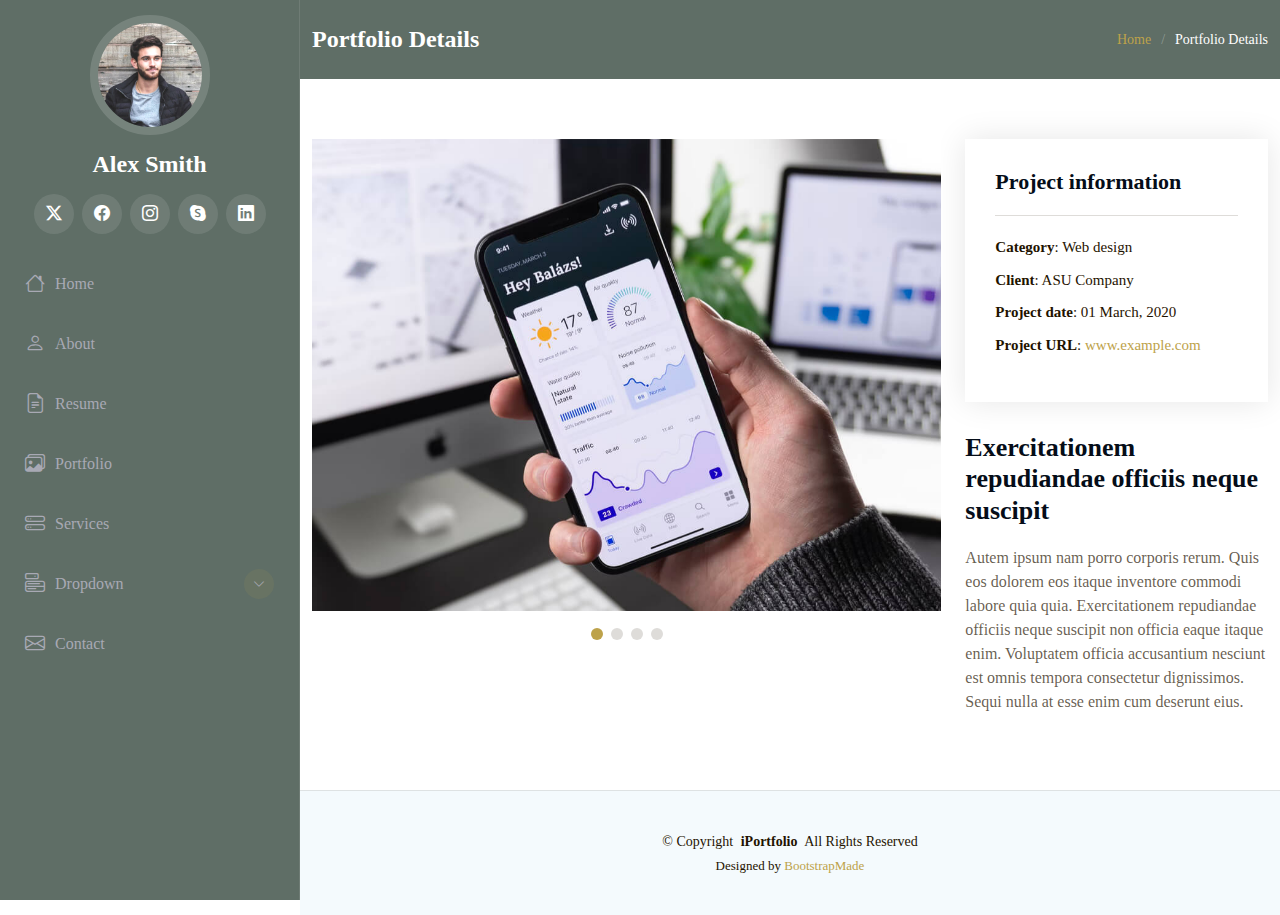
<file: portfolio-details.html>
<!DOCTYPE html>
<html lang="en">

<head>
  <meta charset="utf-8">
  <meta content="width=device-width, initial-scale=1.0" name="viewport">
  <title>Portfolio Details - iPortfolio Bootstrap Template</title>
  <meta content="" name="description">
  <meta content="" name="keywords">

  <!-- Favicons -->
  <link href="assets/img/favicon.png" rel="icon">
  <link href="assets/img/apple-touch-icon.png" rel="apple-touch-icon">

  <!-- Fonts -->
  <link href="https://fonts.googleapis.com" rel="preconnect">
  <link href="https://fonts.gstatic.com" rel="preconnect" crossorigin>
  <link href="https://fonts.googleapis.com/css2?family=Roboto:ital,wght@0,100;0,300;0,400;0,500;0,700;0,900;1,100;1,300;1,400;1,500;1,700;1,900&family=Poppins:ital,wght@0,100;0,200;0,300;0,400;0,500;0,600;0,700;0,800;0,900;1,100;1,200;1,300;1,400;1,500;1,600;1,700;1,800;1,900&family=Raleway:ital,wght@0,100;0,200;0,300;0,400;0,500;0,600;0,700;0,800;0,900;1,100;1,200;1,300;1,400;1,500;1,600;1,700;1,800;1,900&display=swap" rel="stylesheet">

  <!-- Vendor CSS Files -->
  <link href="assets/vendor/bootstrap/css/bootstrap.min.css" rel="stylesheet">
  <link href="assets/vendor/bootstrap-icons/bootstrap-icons.css" rel="stylesheet">
  <link href="assets/vendor/aos/aos.css" rel="stylesheet">
  <link href="assets/vendor/glightbox/css/glightbox.min.css" rel="stylesheet">
  <link href="assets/vendor/swiper/swiper-bundle.min.css" rel="stylesheet">

  <!-- Main CSS File -->
  <link href="assets/css/main.css" rel="stylesheet">

  <!-- =======================================================
  * Template Name: iPortfolio
  * Template URL: https://bootstrapmade.com/iportfolio-bootstrap-portfolio-websites-template/
  * Updated: Jun 29 2024 with Bootstrap v5.3.3
  * Author: BootstrapMade.com
  * License: https://bootstrapmade.com/license/
  ======================================================== -->
</head>

<body class="portfolio-details-page">

  <header id="header" class="header dark-background d-flex flex-column">
    <i class="header-toggle d-xl-none bi bi-list"></i>

    <div class="profile-img">
      <img src="assets/img/my-profile-img.jpg" alt="" class="img-fluid rounded-circle">
    </div>

    <a href="index.html" class="logo d-flex align-items-center justify-content-center">
      <!-- Uncomment the line below if you also wish to use an image logo -->
      <!-- <img src="assets/img/logo.png" alt=""> -->
      <h1 class="sitename">Alex Smith</h1>
    </a>

    <div class="social-links text-center">
      <a href="#" class="twitter"><i class="bi bi-twitter-x"></i></a>
      <a href="#" class="facebook"><i class="bi bi-facebook"></i></a>
      <a href="#" class="instagram"><i class="bi bi-instagram"></i></a>
      <a href="#" class="google-plus"><i class="bi bi-skype"></i></a>
      <a href="#" class="linkedin"><i class="bi bi-linkedin"></i></a>
    </div>

    <nav id="navmenu" class="navmenu">
      <ul>
        <li><a href="#hero"><i class="bi bi-house navicon"></i>Home</a></li>
        <li><a href="#about"><i class="bi bi-person navicon"></i> About</a></li>
        <li><a href="#resume"><i class="bi bi-file-earmark-text navicon"></i> Resume</a></li>
        <li><a href="#portfolio"><i class="bi bi-images navicon"></i> Portfolio</a></li>
        <li><a href="#services"><i class="bi bi-hdd-stack navicon"></i> Services</a></li>
        <li class="dropdown"><a href="#"><i class="bi bi-menu-button navicon"></i> <span>Dropdown</span> <i class="bi bi-chevron-down toggle-dropdown"></i></a>
          <ul>
            <li><a href="#">Dropdown 1</a></li>
            <li class="dropdown"><a href="#"><span>Deep Dropdown</span> <i class="bi bi-chevron-down toggle-dropdown"></i></a>
              <ul>
                <li><a href="#">Deep Dropdown 1</a></li>
                <li><a href="#">Deep Dropdown 2</a></li>
                <li><a href="#">Deep Dropdown 3</a></li>
                <li><a href="#">Deep Dropdown 4</a></li>
                <li><a href="#">Deep Dropdown 5</a></li>
              </ul>
            </li>
            <li><a href="#">Dropdown 2</a></li>
            <li><a href="#">Dropdown 3</a></li>
            <li><a href="#">Dropdown 4</a></li>
          </ul>
        </li>
        <li><a href="#contact"><i class="bi bi-envelope navicon"></i> Contact</a></li>
      </ul>
    </nav>

  </header>

  <main class="main">

    <!-- Page Title -->
    <div class="page-title dark-background">
      <div class="container d-lg-flex justify-content-between align-items-center">
        <h1 class="mb-2 mb-lg-0">Portfolio Details</h1>
        <nav class="breadcrumbs">
          <ol>
            <li><a href="index.html">Home</a></li>
            <li class="current">Portfolio Details</li>
          </ol>
        </nav>
      </div>
    </div><!-- End Page Title -->

    <!-- Portfolio Details Section -->
    <section id="portfolio-details" class="portfolio-details section">

      <div class="container" data-aos="fade-up" data-aos-delay="100">

        <div class="row gy-4">

          <div class="col-lg-8">
            <div class="portfolio-details-slider swiper init-swiper">

              <script type="application/json" class="swiper-config">
                {
                  "loop": true,
                  "speed": 600,
                  "autoplay": {
                    "delay": 5000
                  },
                  "slidesPerView": "auto",
                  "pagination": {
                    "el": ".swiper-pagination",
                    "type": "bullets",
                    "clickable": true
                  }
                }
              </script>

              <div class="swiper-wrapper align-items-center">

                <div class="swiper-slide">
                  <img src="assets/img/portfolio/app-1.jpg" alt="">
                </div>

                <div class="swiper-slide">
                  <img src="assets/img/portfolio/product-1.jpg" alt="">
                </div>

                <div class="swiper-slide">
                  <img src="assets/img/portfolio/branding-1.jpg" alt="">
                </div>

                <div class="swiper-slide">
                  <img src="assets/img/portfolio/books-1.jpg" alt="">
                </div>

              </div>
              <div class="swiper-pagination"></div>
            </div>
          </div>

          <div class="col-lg-4">
            <div class="portfolio-info" data-aos="fade-up" data-aos-delay="200">
              <h3>Project information</h3>
              <ul>
                <li><strong>Category</strong>: Web design</li>
                <li><strong>Client</strong>: ASU Company</li>
                <li><strong>Project date</strong>: 01 March, 2020</li>
                <li><strong>Project URL</strong>: <a href="#">www.example.com</a></li>
              </ul>
            </div>
            <div class="portfolio-description" data-aos="fade-up" data-aos-delay="300">
              <h2>Exercitationem repudiandae officiis neque suscipit</h2>
              <p>
                Autem ipsum nam porro corporis rerum. Quis eos dolorem eos itaque inventore commodi labore quia quia. Exercitationem repudiandae officiis neque suscipit non officia eaque itaque enim. Voluptatem officia accusantium nesciunt est omnis tempora consectetur dignissimos. Sequi nulla at esse enim cum deserunt eius.
              </p>
            </div>
          </div>

        </div>

      </div>

    </section><!-- /Portfolio Details Section -->

  </main>

  <footer id="footer" class="footer position-relative light-background">

    <div class="container">
      <div class="copyright text-center ">
        <p>© <span>Copyright</span> <strong class="px-1 sitename">iPortfolio</strong> <span>All Rights Reserved</span></p>
      </div>
      <div class="credits">
        <!-- All the links in the footer should remain intact. -->
        <!-- You can delete the links only if you've purchased the pro version. -->
        <!-- Licensing information: https://bootstrapmade.com/license/ -->
        <!-- Purchase the pro version with working PHP/AJAX contact form: [buy-url] -->
        Designed by <a href="https://bootstrapmade.com/">BootstrapMade</a>
      </div>
    </div>

  </footer>

  <!-- Scroll Top -->
  <a href="#" id="scroll-top" class="scroll-top d-flex align-items-center justify-content-center"><i class="bi bi-arrow-up-short"></i></a>

  <!-- Preloader -->
  <div id="preloader"></div>

  <!-- Vendor JS Files -->
  <script src="assets/vendor/bootstrap/js/bootstrap.bundle.min.js"></script>
  <script src="assets/vendor/php-email-form/validate.js"></script>
  <script src="assets/vendor/aos/aos.js"></script>
  <script src="assets/vendor/typed.js/typed.umd.js"></script>
  <script src="assets/vendor/purecounter/purecounter_vanilla.js"></script>
  <script src="assets/vendor/waypoints/noframework.waypoints.js"></script>
  <script src="assets/vendor/glightbox/js/glightbox.min.js"></script>
  <script src="assets/vendor/imagesloaded/imagesloaded.pkgd.min.js"></script>
  <script src="assets/vendor/isotope-layout/isotope.pkgd.min.js"></script>
  <script src="assets/vendor/swiper/swiper-bundle.min.js"></script>

  <!-- Main JS File -->
  <script src="assets/js/main.js"></script>

</body>

</html>
</file>
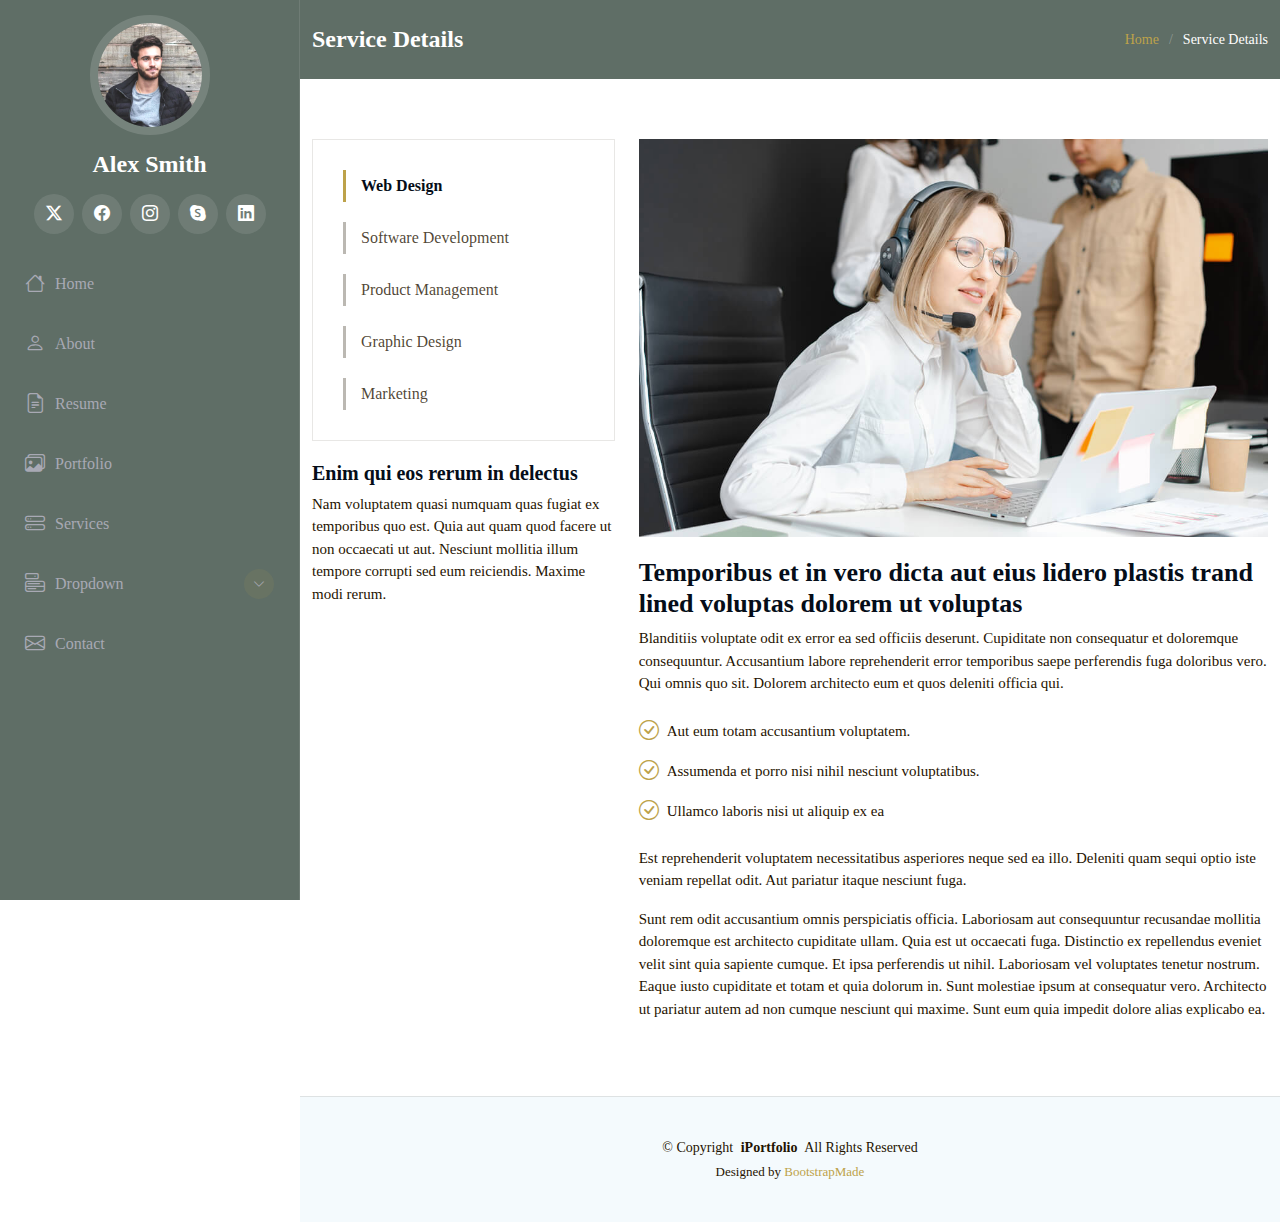
<file: service-details.html>
<!DOCTYPE html>
<html lang="en">

<head>
  <meta charset="utf-8">
  <meta content="width=device-width, initial-scale=1.0" name="viewport">
  <title>Service Details - iPortfolio Bootstrap Template</title>
  <meta content="" name="description">
  <meta content="" name="keywords">

  <!-- Favicons -->
  <link href="assets/img/favicon.png" rel="icon">
  <link href="assets/img/apple-touch-icon.png" rel="apple-touch-icon">

  <!-- Fonts -->
  <link href="https://fonts.googleapis.com" rel="preconnect">
  <link href="https://fonts.gstatic.com" rel="preconnect" crossorigin>
  <link href="https://fonts.googleapis.com/css2?family=Roboto:ital,wght@0,100;0,300;0,400;0,500;0,700;0,900;1,100;1,300;1,400;1,500;1,700;1,900&family=Poppins:ital,wght@0,100;0,200;0,300;0,400;0,500;0,600;0,700;0,800;0,900;1,100;1,200;1,300;1,400;1,500;1,600;1,700;1,800;1,900&family=Raleway:ital,wght@0,100;0,200;0,300;0,400;0,500;0,600;0,700;0,800;0,900;1,100;1,200;1,300;1,400;1,500;1,600;1,700;1,800;1,900&display=swap" rel="stylesheet">

  <!-- Vendor CSS Files -->
  <link href="assets/vendor/bootstrap/css/bootstrap.min.css" rel="stylesheet">
  <link href="assets/vendor/bootstrap-icons/bootstrap-icons.css" rel="stylesheet">
  <link href="assets/vendor/aos/aos.css" rel="stylesheet">
  <link href="assets/vendor/glightbox/css/glightbox.min.css" rel="stylesheet">
  <link href="assets/vendor/swiper/swiper-bundle.min.css" rel="stylesheet">

  <!-- Main CSS File -->
  <link href="assets/css/main.css" rel="stylesheet">

  <!-- =======================================================
  * Template Name: iPortfolio
  * Template URL: https://bootstrapmade.com/iportfolio-bootstrap-portfolio-websites-template/
  * Updated: Jun 29 2024 with Bootstrap v5.3.3
  * Author: BootstrapMade.com
  * License: https://bootstrapmade.com/license/
  ======================================================== -->
</head>

<body class="service-details-page">

  <header id="header" class="header dark-background d-flex flex-column">
    <i class="header-toggle d-xl-none bi bi-list"></i>

    <div class="profile-img">
      <img src="assets/img/my-profile-img.jpg" alt="" class="img-fluid rounded-circle">
    </div>

    <a href="index.html" class="logo d-flex align-items-center justify-content-center">
      <!-- Uncomment the line below if you also wish to use an image logo -->
      <!-- <img src="assets/img/logo.png" alt=""> -->
      <h1 class="sitename">Alex Smith</h1>
    </a>

    <div class="social-links text-center">
      <a href="#" class="twitter"><i class="bi bi-twitter-x"></i></a>
      <a href="#" class="facebook"><i class="bi bi-facebook"></i></a>
      <a href="#" class="instagram"><i class="bi bi-instagram"></i></a>
      <a href="#" class="google-plus"><i class="bi bi-skype"></i></a>
      <a href="#" class="linkedin"><i class="bi bi-linkedin"></i></a>
    </div>

    <nav id="navmenu" class="navmenu">
      <ul>
        <li><a href="#hero"><i class="bi bi-house navicon"></i>Home</a></li>
        <li><a href="#about"><i class="bi bi-person navicon"></i> About</a></li>
        <li><a href="#resume"><i class="bi bi-file-earmark-text navicon"></i> Resume</a></li>
        <li><a href="#portfolio"><i class="bi bi-images navicon"></i> Portfolio</a></li>
        <li><a href="#services"><i class="bi bi-hdd-stack navicon"></i> Services</a></li>
        <li class="dropdown"><a href="#"><i class="bi bi-menu-button navicon"></i> <span>Dropdown</span> <i class="bi bi-chevron-down toggle-dropdown"></i></a>
          <ul>
            <li><a href="#">Dropdown 1</a></li>
            <li class="dropdown"><a href="#"><span>Deep Dropdown</span> <i class="bi bi-chevron-down toggle-dropdown"></i></a>
              <ul>
                <li><a href="#">Deep Dropdown 1</a></li>
                <li><a href="#">Deep Dropdown 2</a></li>
                <li><a href="#">Deep Dropdown 3</a></li>
                <li><a href="#">Deep Dropdown 4</a></li>
                <li><a href="#">Deep Dropdown 5</a></li>
              </ul>
            </li>
            <li><a href="#">Dropdown 2</a></li>
            <li><a href="#">Dropdown 3</a></li>
            <li><a href="#">Dropdown 4</a></li>
          </ul>
        </li>
        <li><a href="#contact"><i class="bi bi-envelope navicon"></i> Contact</a></li>
      </ul>
    </nav>

  </header>

  <main class="main">

    <!-- Page Title -->
    <div class="page-title dark-background">
      <div class="container d-lg-flex justify-content-between align-items-center">
        <h1 class="mb-2 mb-lg-0">Service Details</h1>
        <nav class="breadcrumbs">
          <ol>
            <li><a href="index.html">Home</a></li>
            <li class="current">Service Details</li>
          </ol>
        </nav>
      </div>
    </div><!-- End Page Title -->

    <!-- Service Details Section -->
    <section id="service-details" class="service-details section">

      <div class="container">

        <div class="row gy-4">

          <div class="col-lg-4" data-aos="fade-up" data-aos-delay="100">
            <div class="services-list">
              <a href="#" class="active">Web Design</a>
              <a href="#">Software Development</a>
              <a href="#">Product Management</a>
              <a href="#">Graphic Design</a>
              <a href="#">Marketing</a>
            </div>

            <h4>Enim qui eos rerum in delectus</h4>
            <p>Nam voluptatem quasi numquam quas fugiat ex temporibus quo est. Quia aut quam quod facere ut non occaecati ut aut. Nesciunt mollitia illum tempore corrupti sed eum reiciendis. Maxime modi rerum.</p>
          </div>

          <div class="col-lg-8" data-aos="fade-up" data-aos-delay="200">
            <img src="assets/img/services.jpg" alt="" class="img-fluid services-img">
            <h3>Temporibus et in vero dicta aut eius lidero plastis trand lined voluptas dolorem ut voluptas</h3>
            <p>
              Blanditiis voluptate odit ex error ea sed officiis deserunt. Cupiditate non consequatur et doloremque consequuntur. Accusantium labore reprehenderit error temporibus saepe perferendis fuga doloribus vero. Qui omnis quo sit. Dolorem architecto eum et quos deleniti officia qui.
            </p>
            <ul>
              <li><i class="bi bi-check-circle"></i> <span>Aut eum totam accusantium voluptatem.</span></li>
              <li><i class="bi bi-check-circle"></i> <span>Assumenda et porro nisi nihil nesciunt voluptatibus.</span></li>
              <li><i class="bi bi-check-circle"></i> <span>Ullamco laboris nisi ut aliquip ex ea</span></li>
            </ul>
            <p>
              Est reprehenderit voluptatem necessitatibus asperiores neque sed ea illo. Deleniti quam sequi optio iste veniam repellat odit. Aut pariatur itaque nesciunt fuga.
            </p>
            <p>
              Sunt rem odit accusantium omnis perspiciatis officia. Laboriosam aut consequuntur recusandae mollitia doloremque est architecto cupiditate ullam. Quia est ut occaecati fuga. Distinctio ex repellendus eveniet velit sint quia sapiente cumque. Et ipsa perferendis ut nihil. Laboriosam vel voluptates tenetur nostrum. Eaque iusto cupiditate et totam et quia dolorum in. Sunt molestiae ipsum at consequatur vero. Architecto ut pariatur autem ad non cumque nesciunt qui maxime. Sunt eum quia impedit dolore alias explicabo ea.
            </p>
          </div>

        </div>

      </div>

    </section><!-- /Service Details Section -->

  </main>

  <footer id="footer" class="footer position-relative light-background">

    <div class="container">
      <div class="copyright text-center ">
        <p>© <span>Copyright</span> <strong class="px-1 sitename">iPortfolio</strong> <span>All Rights Reserved</span></p>
      </div>
      <div class="credits">
        <!-- All the links in the footer should remain intact. -->
        <!-- You can delete the links only if you've purchased the pro version. -->
        <!-- Licensing information: https://bootstrapmade.com/license/ -->
        <!-- Purchase the pro version with working PHP/AJAX contact form: [buy-url] -->
        Designed by <a href="https://bootstrapmade.com/">BootstrapMade</a>
      </div>
    </div>

  </footer>

  <!-- Scroll Top -->
  <a href="#" id="scroll-top" class="scroll-top d-flex align-items-center justify-content-center"><i class="bi bi-arrow-up-short"></i></a>

  <!-- Preloader -->
  <div id="preloader"></div>

  <!-- Vendor JS Files -->
  <script src="assets/vendor/bootstrap/js/bootstrap.bundle.min.js"></script>
  <script src="assets/vendor/php-email-form/validate.js"></script>
  <script src="assets/vendor/aos/aos.js"></script>
  <script src="assets/vendor/typed.js/typed.umd.js"></script>
  <script src="assets/vendor/purecounter/purecounter_vanilla.js"></script>
  <script src="assets/vendor/waypoints/noframework.waypoints.js"></script>
  <script src="assets/vendor/glightbox/js/glightbox.min.js"></script>
  <script src="assets/vendor/imagesloaded/imagesloaded.pkgd.min.js"></script>
  <script src="assets/vendor/isotope-layout/isotope.pkgd.min.js"></script>
  <script src="assets/vendor/swiper/swiper-bundle.min.js"></script>

  <!-- Main JS File -->
  <script src="assets/js/main.js"></script>

</body>

</html>
</file>
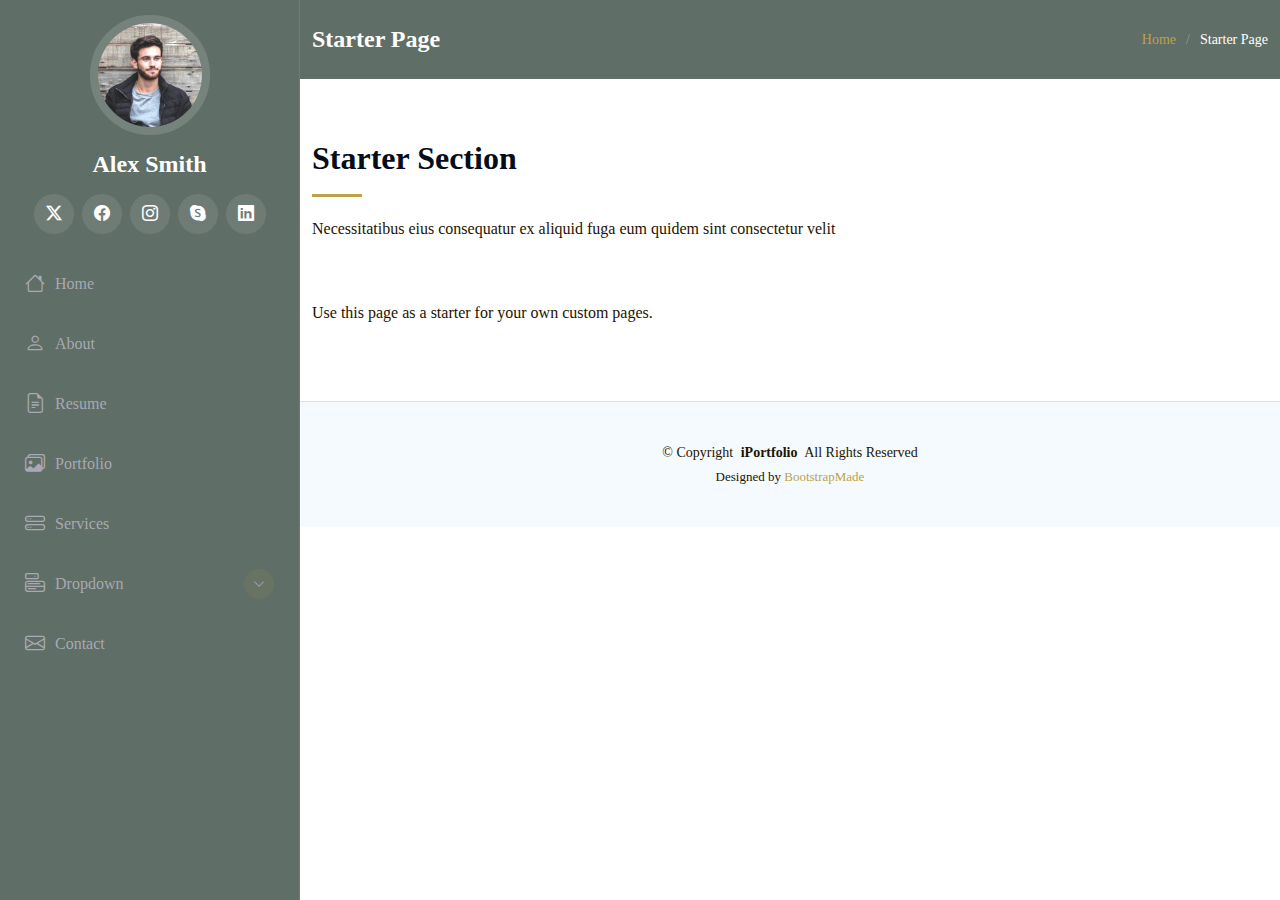
<file: starter-page.html>
<!DOCTYPE html>
<html lang="en">

<head>
  <meta charset="utf-8">
  <meta content="width=device-width, initial-scale=1.0" name="viewport">
  <title>Starter Page - iPortfolio Bootstrap Template</title>
  <meta content="" name="description">
  <meta content="" name="keywords">

  <!-- Favicons -->
  <link href="assets/img/favicon.png" rel="icon">
  <link href="assets/img/apple-touch-icon.png" rel="apple-touch-icon">

  <!-- Fonts -->
  <link href="https://fonts.googleapis.com" rel="preconnect">
  <link href="https://fonts.gstatic.com" rel="preconnect" crossorigin>
  <link href="https://fonts.googleapis.com/css2?family=Roboto:ital,wght@0,100;0,300;0,400;0,500;0,700;0,900;1,100;1,300;1,400;1,500;1,700;1,900&family=Poppins:ital,wght@0,100;0,200;0,300;0,400;0,500;0,600;0,700;0,800;0,900;1,100;1,200;1,300;1,400;1,500;1,600;1,700;1,800;1,900&family=Raleway:ital,wght@0,100;0,200;0,300;0,400;0,500;0,600;0,700;0,800;0,900;1,100;1,200;1,300;1,400;1,500;1,600;1,700;1,800;1,900&display=swap" rel="stylesheet">

  <!-- Vendor CSS Files -->
  <link href="assets/vendor/bootstrap/css/bootstrap.min.css" rel="stylesheet">
  <link href="assets/vendor/bootstrap-icons/bootstrap-icons.css" rel="stylesheet">
  <link href="assets/vendor/aos/aos.css" rel="stylesheet">
  <link href="assets/vendor/glightbox/css/glightbox.min.css" rel="stylesheet">
  <link href="assets/vendor/swiper/swiper-bundle.min.css" rel="stylesheet">

  <!-- Main CSS File -->
  <link href="assets/css/main.css" rel="stylesheet">

  <!-- =======================================================
  * Template Name: iPortfolio
  * Template URL: https://bootstrapmade.com/iportfolio-bootstrap-portfolio-websites-template/
  * Updated: Jun 29 2024 with Bootstrap v5.3.3
  * Author: BootstrapMade.com
  * License: https://bootstrapmade.com/license/
  ======================================================== -->
</head>

<body class="starter-page-page">

  <header id="header" class="header dark-background d-flex flex-column">
    <i class="header-toggle d-xl-none bi bi-list"></i>

    <div class="profile-img">
      <img src="assets/img/my-profile-img.jpg" alt="" class="img-fluid rounded-circle">
    </div>

    <a href="index.html" class="logo d-flex align-items-center justify-content-center">
      <!-- Uncomment the line below if you also wish to use an image logo -->
      <!-- <img src="assets/img/logo.png" alt=""> -->
      <h1 class="sitename">Alex Smith</h1>
    </a>

    <div class="social-links text-center">
      <a href="#" class="twitter"><i class="bi bi-twitter-x"></i></a>
      <a href="#" class="facebook"><i class="bi bi-facebook"></i></a>
      <a href="#" class="instagram"><i class="bi bi-instagram"></i></a>
      <a href="#" class="google-plus"><i class="bi bi-skype"></i></a>
      <a href="#" class="linkedin"><i class="bi bi-linkedin"></i></a>
    </div>

    <nav id="navmenu" class="navmenu">
      <ul>
        <li><a href="#hero"><i class="bi bi-house navicon"></i>Home</a></li>
        <li><a href="#about"><i class="bi bi-person navicon"></i> About</a></li>
        <li><a href="#resume"><i class="bi bi-file-earmark-text navicon"></i> Resume</a></li>
        <li><a href="#portfolio"><i class="bi bi-images navicon"></i> Portfolio</a></li>
        <li><a href="#services"><i class="bi bi-hdd-stack navicon"></i> Services</a></li>
        <li class="dropdown"><a href="#"><i class="bi bi-menu-button navicon"></i> <span>Dropdown</span> <i class="bi bi-chevron-down toggle-dropdown"></i></a>
          <ul>
            <li><a href="#">Dropdown 1</a></li>
            <li class="dropdown"><a href="#"><span>Deep Dropdown</span> <i class="bi bi-chevron-down toggle-dropdown"></i></a>
              <ul>
                <li><a href="#">Deep Dropdown 1</a></li>
                <li><a href="#">Deep Dropdown 2</a></li>
                <li><a href="#">Deep Dropdown 3</a></li>
                <li><a href="#">Deep Dropdown 4</a></li>
                <li><a href="#">Deep Dropdown 5</a></li>
              </ul>
            </li>
            <li><a href="#">Dropdown 2</a></li>
            <li><a href="#">Dropdown 3</a></li>
            <li><a href="#">Dropdown 4</a></li>
          </ul>
        </li>
        <li><a href="#contact"><i class="bi bi-envelope navicon"></i> Contact</a></li>
      </ul>
    </nav>

  </header>

  <main class="main">

    <!-- Page Title -->
    <div class="page-title dark-background">
      <div class="container d-lg-flex justify-content-between align-items-center">
        <h1 class="mb-2 mb-lg-0">Starter Page</h1>
        <nav class="breadcrumbs">
          <ol>
            <li><a href="index.html">Home</a></li>
            <li class="current">Starter Page</li>
          </ol>
        </nav>
      </div>
    </div><!-- End Page Title -->

    <!-- Starter Section Section -->
    <section id="starter-section" class="starter-section section">

      <!-- Section Title -->
      <div class="container section-title" data-aos="fade-up">
        <h2>Starter Section</h2>
        <p>Necessitatibus eius consequatur ex aliquid fuga eum quidem sint consectetur velit</p>
      </div><!-- End Section Title -->

      <div class="container" data-aos="fade-up">
        <p>Use this page as a starter for your own custom pages.</p>
      </div>

    </section><!-- /Starter Section Section -->

  </main>

  <footer id="footer" class="footer position-relative light-background">

    <div class="container">
      <div class="copyright text-center ">
        <p>© <span>Copyright</span> <strong class="px-1 sitename">iPortfolio</strong> <span>All Rights Reserved</span></p>
      </div>
      <div class="credits">
        <!-- All the links in the footer should remain intact. -->
        <!-- You can delete the links only if you've purchased the pro version. -->
        <!-- Licensing information: https://bootstrapmade.com/license/ -->
        <!-- Purchase the pro version with working PHP/AJAX contact form: [buy-url] -->
        Designed by <a href="https://bootstrapmade.com/">BootstrapMade</a>
      </div>
    </div>

  </footer>

  <!-- Scroll Top -->
  <a href="#" id="scroll-top" class="scroll-top d-flex align-items-center justify-content-center"><i class="bi bi-arrow-up-short"></i></a>

  <!-- Preloader -->
  <div id="preloader"></div>

  <!-- Vendor JS Files -->
  <script src="assets/vendor/bootstrap/js/bootstrap.bundle.min.js"></script>
  <script src="assets/vendor/php-email-form/validate.js"></script>
  <script src="assets/vendor/aos/aos.js"></script>
  <script src="assets/vendor/typed.js/typed.umd.js"></script>
  <script src="assets/vendor/purecounter/purecounter_vanilla.js"></script>
  <script src="assets/vendor/waypoints/noframework.waypoints.js"></script>
  <script src="assets/vendor/glightbox/js/glightbox.min.js"></script>
  <script src="assets/vendor/imagesloaded/imagesloaded.pkgd.min.js"></script>
  <script src="assets/vendor/isotope-layout/isotope.pkgd.min.js"></script>
  <script src="assets/vendor/swiper/swiper-bundle.min.js"></script>

  <!-- Main JS File -->
  <script src="assets/js/main.js"></script>

</body>

</html>
</file>
<file: assets/css/main.css>
/**
* Template Name: iPortfolio
* Template URL: https://bootstrapmade.com/iportfolio-bootstrap-portfolio-websites-template/
* Updated: Jun 29 2024 with Bootstrap v5.3.3
* Author: BootstrapMade.com
* License: https://bootstrapmade.com/license/
*/

/*--------------------------------------------------------------
# Font & Color Variables
# Help: https://bootstrapmade.com/color-system/
--------------------------------------------------------------*/
/* Fonts */
:root {
  --default-font: "Cormorant";
  --heading-font: "Great Vibes";
  --nav-font: "Cormorant";
}

/* Global Colors - The following color variables are used throughout the website. Updating them here will change the color scheme of the entire website */
:root { 
  --background-color: #ffffff; /* Background color for the entire website, including individual sections */
  --default-color: #1F1300; /* Default color used for the majority of the text content across the entire website */
  --heading-color: #050d18; /* Color for headings, subheadings and title throughout the website */
  --accent-color: #BDA24A; /* Accent color that represents your brand on the website. It's used for buttons, links, and other elements that need to stand out */
  --surface-color: #ffffff; /* The surface color is used as a background of boxed elements within sections, such as cards, icon boxes, or other elements that require a visual separation from the global background. */
  --contrast-color: #ffffff; /* Contrast color for text, ensuring readability against backgrounds of accent, heading, or default colors. */
}

/* Nav Menu Colors - The following color variables are used specifically for the navigation menu. They are separate from the global colors to allow for more customization options */
:root {
  --nav-color: #a8a9b4;  /* The default color of the main navmenu links */
  --nav-hover-color: #ffffff; /* Applied to main navmenu links when they are hovered over or active */
  --nav-mobile-background-color: #1F1300; /* Used as the background color for mobile navigation menu */
  --nav-dropdown-background-color: #1F1300; /* Used as the background color for dropdown items that appear when hovering over primary navigation items */
  --nav-dropdown-color: #a8a9b4; /* Used for navigation links of the dropdown items in the navigation menu. */
  --nav-dropdown-hover-color: #ffffff; /* Similar to --nav-hover-color, this color is applied to dropdown navigation links when they are hovered over. */
}

/* Color Presets - These classes override global colors when applied to any section or element, providing reuse of the sam color scheme. */

.light-background {
  --background-color: #f4fafd;
  --surface-color: #ffffff;
}

.dark-background {
  --background-color: #5f6e66;
  --default-color: #ffffff;
  --heading-color: #ffffff;
  --surface-color: #151f2b;
  --contrast-color: #ffffff;
}

/* Smooth scroll */
:root {
  scroll-behavior: smooth;
}

/*--------------------------------------------------------------
# General Styling & Shared Classes
--------------------------------------------------------------*/
body {
  color: var(--default-color);
  background-color: var(--background-color);
  font-family: var(--default-font);
}

a {
  color: var(--accent-color);
  text-decoration: none;
  transition: 0.3s;
}

a:hover {
  color: color-mix(in srgb, var(--accent-color), transparent 25%);
  text-decoration: none;
}

h1,
h2,
h3,
h4,
h5,
h6 {
  color: var(--heading-color);
  font-family: var(Cormorant SC);
}

/* PHP Email Form Messages
------------------------------*/
.php-email-form .error-message {
  display: none;
  background: #df1529;
  color: #ffffff;
  text-align: left;
  padding: 15px;
  margin-bottom: 24px;
  font-weight: 600;
}

.php-email-form .sent-message {
  display: none;
  color: #ffffff;
  background: #059652;
  text-align: center;
  padding: 15px;
  margin-bottom: 24px;
  font-weight: 600;
}

.php-email-form .loading {
  display: none;
  background: var(--surface-color);
  text-align: center;
  padding: 15px;
  margin-bottom: 24px;
}

.php-email-form .loading:before {
  content: "";
  display: inline-block;
  border-radius: 50%;
  width: 24px;
  height: 24px;
  margin: 0 10px -6px 0;
  border: 3px solid var(--accent-color);
  border-top-color: var(--surface-color);
  animation: php-email-form-loading 1s linear infinite;
}

@keyframes php-email-form-loading {
  0% {
    transform: rotate(0deg);
  }

  100% {
    transform: rotate(360deg);
  }
}

/*--------------------------------------------------------------
# Global Header
--------------------------------------------------------------*/
.header {
  color: var(--default-color);
  background-color: var(--background-color);
  position: fixed;
  top: 0;
  left: 0;
  bottom: 0;
  padding: 0 15px;
  width: 300px;
  transition: all ease-in-out 0.3s;
  overflow-y: auto;
  z-index: 997;
  border-right: 1px solid color-mix(in srgb, var(--default-color), transparent 90%);
}

.header .profile-img img {
  margin: 15px auto;
  display: block;
  width: 120px;
  border: 8px solid color-mix(in srgb, var(--default-color), transparent 85%);
}

.header .logo {
  line-height: 1;
  margin-bottom: 15px;
}

.header .logo img {
  max-height: 32px;
  margin-right: 8px;
}

.header .logo h1 {
  font-size: 24px;
  margin: 0;
  font-weight: 700;
  color: var(--heading-color);
}

.header .social-links {
  margin: 0 0 20px 0;
}

.header .social-links a {
  font-size: 16px;
  display: inline-flex;
  align-items: center;
  justify-content: center;
  background: color-mix(in srgb, var(--default-color), transparent 90%);
  color: var(--default-color);
  margin: 0 2px;
  border-radius: 50%;
  text-align: center;
  width: 40px;
  height: 40px;
  transition: 0.3s;
}

.header .social-links a:hover {
  color: var(--contrast-color);
  background: var(--accent-color);
}

@media (min-width: 1200px) {

  .header~main,
  .header~#footer {
    margin-left: 300px;
  }
}

@media (max-width: 1199px) {
  .header {
    left: -100%;
  }
}

.header.header-show {
  left: 0;
}

.header .header-toggle {
  color: var(--contrast-color);
  background-color: var(--accent-color);
  font-size: 22px;
  display: flex;
  align-items: center;
  justify-content: center;
  width: 40px;
  height: 40px;
  border-radius: 50%;
  cursor: pointer;
  position: fixed;
  top: 15px;
  right: 15px;
  z-index: 9999;
  transition: background-color 0.3s;
}

.header .header-toggle:hover {
  color: var(--contrast-color);
  background-color: color-mix(in srgb, var(--accent-color) 90%, white 15%);
}

/*--------------------------------------------------------------
# Navigation Menu
--------------------------------------------------------------*/
.mobile-nav-toggle {
  display: none;
}

.navmenu {
  padding: 0;
  z-index: 9997;
}

.navmenu ul {
  list-style: none;
  padding: 0 0 20px 0;
  margin: 0;
}

.navmenu a,
.navmenu a:focus {
  color: var(--nav-color);
  padding: 15px 10px;
  font-family: var(--nav-font);
  font-size: 16px;
  font-weight: 400;
  display: flex;
  align-items: center;
  white-space: nowrap;
  transition: 0.3s;
  width: 100%;
}

.navmenu a .navicon,
.navmenu a:focus .navicon {
  font-size: 20px;
  margin-right: 10px;
}

.navmenu a .toggle-dropdown,
.navmenu a:focus .toggle-dropdown {
  font-size: 12px;
  line-height: 0;
  margin-left: auto;
  width: 30px;
  height: 30px;
  display: flex;
  align-items: center;
  justify-content: center;
  border-radius: 50%;
  transition: 0.3s;
  flex-shrink: 0;
  background-color: color-mix(in srgb, var(--accent-color), transparent 90%);
}

.navmenu a .toggle-dropdown:hover,
.navmenu a:focus .toggle-dropdown:hover {
  background-color: var(--accent-color);
  color: var(--contrast-color);
}

.navmenu a:hover,
.navmenu .active,
.navmenu .active:focus {
  color: var(--nav-hover-color);
}

.navmenu a:hover .navicon,
.navmenu .active .navicon,
.navmenu .active:focus .navicon {
  color: var(--accent-color);
}

.navmenu .active .toggle-dropdown,
.navmenu .active:focus .toggle-dropdown {
  background-color: var(--accent-color);
  color: var(--contrast-color);
  transform: rotate(180deg);
}

.navmenu .dropdown {
  display: block;
}

.navmenu .dropdown a,
.navmenu .dropdown a:focus {
  color: --nav-dropdown-color;
}

.navmenu .dropdown a:hover,
.navmenu .dropdown .active,
.navmenu .dropdown .active:focus {
  color: var(--nav-dropdown-hover-color);
}

.navmenu .dropdown ul {
  position: static;
  display: none;
  z-index: 99;
  padding: 5px 10px;
  margin: 5px 10px;
  background-color: var(--nav-dropdown-background-color);
  border: 1px solid color-mix(in srgb, var(--default-color), transparent 90%);
  box-shadow: none;
  transition: all 0.5s ease-in-out;
}

.navmenu .dropdown ul ul {
  background-color: rgba(33, 37, 41, 0.1);
}

.navmenu .dropdown>.dropdown-active {
  display: block;
  background-color: rgba(33, 37, 41, 0.03);
}

/*--------------------------------------------------------------
# Global Footer
--------------------------------------------------------------*/
.footer {
  color: var(--default-color);
  background-color: var(--background-color);
  font-size: 14px;
  padding: 40px 0;
  position: relative;
  border-top: 1px solid color-mix(in srgb, var(--default-color), transparent 90%);
}

.footer .copyright p {
  margin-bottom: 0;
}

.footer .credits {
  margin-top: 4px;
  font-size: 13px;
  text-align: center;
}

/*--------------------------------------------------------------
# Preloader
--------------------------------------------------------------*/
#preloader {
  position: fixed;
  inset: 0;
  z-index: 999999;
  overflow: hidden;
  background: var(--background-color);
  transition: all 0.6s ease-out;
}

#preloader:before {
  content: "";
  position: fixed;
  top: calc(50% - 30px);
  left: calc(50% - 30px);
  border: 6px solid #ffffff;
  border-color: var(--accent-color) transparent var(--accent-color) transparent;
  border-radius: 50%;
  width: 60px;
  height: 60px;
  animation: animate-preloader 1.5s linear infinite;
}

@keyframes animate-preloader {
  0% {
    transform: rotate(0deg);
  }

  100% {
    transform: rotate(360deg);
  }
}

/*--------------------------------------------------------------
# Scroll Top Button
--------------------------------------------------------------*/
.scroll-top {
  position: fixed;
  visibility: hidden;
  opacity: 0;
  right: 15px;
  bottom: -15px;
  z-index: 99999;
  background-color: var(--accent-color);
  width: 44px;
  height: 44px;
  border-radius: 50px;
  transition: all 0.4s;
}

.scroll-top i {
  font-size: 24px;
  color: var(--contrast-color);
  line-height: 0;
}

.scroll-top:hover {
  background-color: color-mix(in srgb, var(--accent-color), transparent 20%);
  color: var(--contrast-color);
}

.scroll-top.active {
  visibility: visible;
  opacity: 1;
  bottom: 15px;
}

/*--------------------------------------------------------------
# Disable aos animation delay on mobile devices
--------------------------------------------------------------*/
@media screen and (max-width: 768px) {
  [data-aos-delay] {
    transition-delay: 0 !important;
  }
}

/*--------------------------------------------------------------
# Global Page Titles & Breadcrumbs
--------------------------------------------------------------*/
.page-title {
  color: var(--default-color);
  background-color: var(--background-color);
  padding: 25px 0;
  position: relative;
}

.page-title h1 {
  font-size: 24px;
  font-weight: 700;
}

.page-title .breadcrumbs ol {
  display: flex;
  flex-wrap: wrap;
  list-style: none;
  padding: 0;
  margin: 0;
  font-size: 14px;
  font-weight: 400;
}

.page-title .breadcrumbs ol li+li {
  padding-left: 10px;
}

.page-title .breadcrumbs ol li+li::before {
  content: "/";
  display: inline-block;
  padding-right: 10px;
  color: color-mix(in srgb, var(--default-color), transparent 70%);
}

/*--------------------------------------------------------------
# Global Sections
--------------------------------------------------------------*/
section,
.section {
  color: var(--default-color);
  background-color: var(--background-color);
  padding: 60px 0;
  overflow: clip;
}

/*--------------------------------------------------------------
# Global Section Titles
--------------------------------------------------------------*/
.section-title {
  padding-bottom: 60px;
  position: relative;
}

.section-title h2 {
  font-size: 32px;
  font-weight: 700;
  margin-bottom: 20px;
  padding-bottom: 20px;
  position: relative;
}

.section-title h2:after {
  content: "";
  position: absolute;
  display: block;
  width: 50px;
  height: 3px;
  background: var(--accent-color);
  left: 0;
  bottom: 0;
}

.section-title p {
  margin-bottom: 0;
}

/*--------------------------------------------------------------
# Hero Section
--------------------------------------------------------------*/
.hero {
  width: 100%;
  min-height: 100vh;
  position: relative;
  padding: 80px 0;
  display: flex;
  align-items: center;
  justify-content: center;
}

.hero img {
  position: absolute;
  inset: 0;
  display: block;
  width: 100%;
  height: 100%;
  object-fit: cover;
  z-index: 1;
}

.hero:before {
  content: "";
  background: color-mix(in srgb, var(--background-color), transparent 70%);
  position: absolute;
  inset: 0;
  z-index: 2;
}

.hero .container {
  position: relative;
  z-index: 3;
}

.hero h2 {
  margin: 0;
  font-size: 64px;
  font-weight: 700;
}

.hero p {
  margin: 5px 0 0 0;
  font-size: 26px;
}

.hero p span {
  letter-spacing: 1px;
  border-bottom: 2px solid var(--accent-color);
}

.hero .social-links {
  margin-top: 25px;
}

.hero .social-links a {
  font-size: 24px;
  display: inline-block;
  color: color-mix(in srgb, var(--default-color), transparent 50%);
  line-height: 1;
  margin-right: 20px;
  transition: 0.3s;
}

.hero .social-links a:hover {
  color: var(--accent-color);
}

@media (max-width: 768px) {
  .hero h2 {
    font-size: 32px;
  }

  .hero p {
    font-size: 20px;
  }
}

/*--------------------------------------------------------------
# About Section
--------------------------------------------------------------*/
.about .content h2 {
  font-weight: 700;
  font-size: 24px;
}

.about .content ul {
  list-style: none;
  padding: 0;
}

.about .content ul li {
  margin-bottom: 20px;
  display: flex;
  align-items: center;
}

.about .content ul strong {
  margin-right: 10px;
}

.about .content ul i {
  font-size: 16px;
  margin-right: 5px;
  color: var(--accent-color);
  line-height: 0;
}

/*--------------------------------------------------------------
# Stats Section
--------------------------------------------------------------*/
.stats .stats-item {
  padding: 30px;
  width: 100%;
}

.stats .stats-item i {
  color: var(--accent-color);
  display: block;
  font-size: 44px;
  float: left;
  line-height: 0;
}

.stats .stats-item .purecounter {
  color: var(--heading-color);
  font-size: 48px;
  line-height: 40px;
  display: block;
  font-weight: 700;
  margin-left: 60px;
}

.stats .stats-item p {
  color: color-mix(in srgb, var(--default-color), transparent 40%);
  padding: 15px 0 0 0;
  margin: 0 0 0 60px;
  font-family: var(--heading-font);
  font-size: 14px;
}

/*--------------------------------------------------------------
# Skills Section
--------------------------------------------------------------*/
.skills .progress {
  height: 60px;
  display: block;
  background: none;
  border-radius: 0;
}

.skills .progress .skill {
  color: var(--heading-color);
  padding: 0;
  margin: 0 0 6px 0;
  text-transform: uppercase;
  display: block;
  font-weight: 600;
  font-family: var(--heading-font);
}

.skills .progress .skill .val {
  float: right;
  font-style: normal;
}

.skills .progress-bar-wrap {
  background: color-mix(in srgb, var(--default-color), transparent 90%);
  height: 10px;
}

.skills .progress-bar {
  width: 1px;
  height: 10px;
  transition: 0.9s;
  background-color: var(--accent-color);
}

/*--------------------------------------------------------------
# Resume Section
--------------------------------------------------------------*/
.resume .resume-title {
  color: var(--heading-color);
  font-size: 26px;
  font-weight: 700;
  margin-top: 20px;
  margin-bottom: 20px;
}

.resume .resume-item {
  padding: 0 0 20px 20px;
  margin-top: -2px;
  border-left: 2px solid var(--accent-color);
  position: relative;
}

.resume .resume-item h4 {
  line-height: 18px;
  font-size: 18px;
  font-weight: 600;
  text-transform: uppercase;
  color: color-mix(in srgb, var(--default-color), transparent 20%);
  margin-bottom: 10px;
}

.resume .resume-item h5 {
  font-size: 16px;
  padding: 5px 15px;
  display: inline-block;
  font-weight: 600;
  margin-bottom: 10px;
}

.resume .resume-item ul {
  padding-left: 20px;
}

.resume .resume-item ul li {
  padding-bottom: 10px;
}

.resume .resume-item:last-child {
  padding-bottom: 0;
}

.resume .resume-item::before {
  content: "";
  position: absolute;
  width: 16px;
  height: 16px;
  border-radius: 50px;
  left: -9px;
  top: 0;
  background: var(--background-color);
  border: 2px solid var(--accent-color);
}

/*--------------------------------------------------------------
# Portfolio Section
--------------------------------------------------------------*/
.portfolio .portfolio-filters {
  padding: 0;
  margin: 0 auto 20px auto;
  list-style: none;
  text-align: center;
}

.portfolio .portfolio-filters li {
  cursor: pointer;
  display: inline-block;
  padding: 0;
  font-size: 14px;
  font-weight: 400;
  margin: 0 10px;
  line-height: 1;
  text-transform: uppercase;
  margin-bottom: 10px;
  transition: all 0.3s ease-in-out;
}

.portfolio .portfolio-filters li:hover,
.portfolio .portfolio-filters li.filter-active {
  color: var(--accent-color);
}

.portfolio .portfolio-filters li:first-child {
  margin-left: 0;
}

.portfolio .portfolio-filters li:last-child {
  margin-right: 0;
}

@media (max-width: 575px) {
  .portfolio .portfolio-filters li {
    font-size: 14px;
    margin: 0 5px;
  }
}

.portfolio .portfolio-content {
  position: relative;
  overflow: hidden;
}

.portfolio .portfolio-content img {
  transition: 0.3s;
}

.portfolio .portfolio-content .portfolio-info {
  opacity: 0;
  position: absolute;
  inset: 0;
  z-index: 3;
  transition: all ease-in-out 0.3s;
  background: rgba(0, 0, 0, 0.6);
  padding: 15px;
}

.portfolio .portfolio-content .portfolio-info h4 {
  font-size: 14px;
  padding: 5px 10px;
  font-weight: 400;
  color: #ffffff;
  display: inline-block;
  background-color: var(--accent-color);
}

.portfolio .portfolio-content .portfolio-info p {
  position: absolute;
  bottom: 10px;
  text-align: center;
  display: inline-block;
  left: 0;
  right: 0;
  font-size: 16px;
  font-weight: 600;
  color: rgba(255, 255, 255, 0.8);
}

.portfolio .portfolio-content .portfolio-info .preview-link,
.portfolio .portfolio-content .portfolio-info .details-link {
  position: absolute;
  left: calc(50% - 40px);
  font-size: 26px;
  top: calc(50% - 14px);
  color: #fff;
  transition: 0.3s;
  line-height: 1.2;
}

.portfolio .portfolio-content .portfolio-info .preview-link:hover,
.portfolio .portfolio-content .portfolio-info .details-link:hover {
  color: var(--accent-color);
}

.portfolio .portfolio-content .portfolio-info .details-link {
  left: 50%;
  font-size: 34px;
  line-height: 0;
}

.portfolio .portfolio-content:hover .portfolio-info {
  opacity: 1;
}

.portfolio .portfolio-content:hover img {
  transform: scale(1.1);
}

/*--------------------------------------------------------------
# Services Section
--------------------------------------------------------------*/
.services .service-item {
  position: relative;
}

.services .service-item .icon {
  background: var(--accent-color);
  display: flex;
  align-items: center;
  justify-content: center;
  width: 54px;
  height: 54px;
  border-radius: 50%;
  transition: 0.5s;
  border: 1px solid var(--accent-color);
  margin-right: 20px;
}

.services .service-item .icon i {
  color: var(--contrast-color);
  font-size: 24px;
  line-height: 0;
}

.services .service-item:hover .icon {
  background: var(--surface-color);
}

.services .service-item:hover .icon i {
  color: var(--accent-color);
}

.services .service-item .title {
  font-weight: 700;
  margin-bottom: 15px;
  font-size: 18px;
}

.services .service-item .title a {
  color: var(--heading-color);
}

.services .service-item .title a:hover {
  color: var(--accent-color);
}

.services .service-item .description {
  line-height: 24px;
  font-size: 14px;
}

/*--------------------------------------------------------------
# Testimonials Section
--------------------------------------------------------------*/
.testimonials .testimonials-carousel,
.testimonials .testimonials-slider {
  overflow: hidden;
}

.testimonials .testimonial-item {
  box-sizing: content-box;
  text-align: center;
  min-height: 320px;
}

.testimonials .testimonial-item .testimonial-img {
  width: 90px;
  border-radius: 50%;
  margin: 0 auto;
}

.testimonials .testimonial-item h3 {
  font-size: 18px;
  font-weight: bold;
  margin: 10px 0 5px 0;
}

.testimonials .testimonial-item h4 {
  font-size: 14px;
  color: color-mix(in srgb, var(--default-color), transparent 20%);
  margin: 0;
}

.testimonials .testimonial-item .quote-icon-left,
.testimonials .testimonial-item .quote-icon-right {
  color: color-mix(in srgb, var(--accent-color), transparent 40%);
  font-size: 26px;
  line-height: 0;
}

.testimonials .testimonial-item .quote-icon-left {
  display: inline-block;
  left: -5px;
  position: relative;
}

.testimonials .testimonial-item .quote-icon-right {
  display: inline-block;
  right: -5px;
  position: relative;
  top: 10px;
  transform: scale(-1, -1);
}

.testimonials .testimonial-item p {
  font-style: italic;
  margin: 0 15px 15px 15px;
  padding: 20px;
  background-color: var(--surface-color);
  position: relative;
  margin-bottom: 35px;
  border-radius: 6px;
  box-shadow: 0px 2px 15px rgba(0, 0, 0, 0.1);
}

.testimonials .testimonial-item p::after {
  content: "";
  width: 0;
  height: 0;
  border-top: 20px solid var(--surface-color);
  border-right: 20px solid transparent;
  border-left: 20px solid transparent;
  position: absolute;
  bottom: -20px;
  left: calc(50% - 20px);
}

.testimonials .swiper-wrapper {
  height: auto;
}

.testimonials .swiper-pagination {
  margin-top: 40px;
  position: relative;
}

.testimonials .swiper-pagination .swiper-pagination-bullet {
  width: 12px;
  height: 12px;
  background-color: var(--background-color);
  opacity: 1;
  border: 1px solid var(--accent-color);
}

.testimonials .swiper-pagination .swiper-pagination-bullet-active {
  background-color: var(--accent-color);
}

/*--------------------------------------------------------------
# Contact Section
--------------------------------------------------------------*/
.contact .info-wrap {
  background-color: var(--surface-color);
  box-shadow: 0px 0px 20px rgba(0, 0, 0, 0.1);
  padding: 30px;
}

@media (max-width: 575px) {
  .contact .info-wrap {
    padding: 20px;
  }
}

.contact .info-item {
  margin-bottom: 40px;
}

.contact .info-item i {
  font-size: 20px;
  color: var(--accent-color);
  background: color-mix(in srgb, var(--accent-color), transparent 92%);
  width: 44px;
  height: 44px;
  display: flex;
  justify-content: center;
  align-items: center;
  border-radius: 50px;
  transition: all 0.3s ease-in-out;
  margin-right: 15px;
}

.contact .info-item h3 {
  padding: 0;
  font-size: 18px;
  font-weight: 700;
  margin-bottom: 5px;
}

.contact .info-item p {
  padding: 0;
  margin-bottom: 0;
  font-size: 14px;
}

.contact .info-item:hover i {
  background: var(--accent-color);
  color: var(--contrast-color);
}

.contact .php-email-form {
  background-color: var(--surface-color);
  height: 100%;
  padding: 30px;
  box-shadow: 0px 0px 20px rgba(0, 0, 0, 0.1);
}

@media (max-width: 575px) {
  .contact .php-email-form {
    padding: 20px;
  }
}

.contact .php-email-form input[type=text],
.contact .php-email-form input[type=email],
.contact .php-email-form textarea {
  font-size: 14px;
  padding: 10px 15px;
  box-shadow: none;
  border-radius: 0;
  color: var(--default-color);
  background-color: var(--surface-color);
  border-color: color-mix(in srgb, var(--default-color), transparent 80%);
}

.contact .php-email-form input[type=text]:focus,
.contact .php-email-form input[type=email]:focus,
.contact .php-email-form textarea:focus {
  border-color: var(--accent-color);
}

.contact .php-email-form input[type=text]::placeholder,
.contact .php-email-form input[type=email]::placeholder,
.contact .php-email-form textarea::placeholder {
  color: color-mix(in srgb, var(--default-color), transparent 70%);
}

.contact .php-email-form button[type=submit] {
  color: var(--contrast-color);
  background: var(--accent-color);
  border: 0;
  padding: 10px 30px;
  transition: 0.4s;
  border-radius: 50px;
}

.contact .php-email-form button[type=submit]:hover {
  background: color-mix(in srgb, var(--accent-color), transparent 25%);
}

/*--------------------------------------------------------------
# Portfolio Details Section
--------------------------------------------------------------*/
.portfolio-details .portfolio-details-slider img {
  width: 100%;
}

.portfolio-details .portfolio-details-slider .swiper-pagination {
  margin-top: 20px;
  position: relative;
}

.portfolio-details .portfolio-details-slider .swiper-pagination .swiper-pagination-bullet {
  width: 12px;
  height: 12px;
  background-color: color-mix(in srgb, var(--default-color), transparent 85%);
  opacity: 1;
}

.portfolio-details .portfolio-details-slider .swiper-pagination .swiper-pagination-bullet-active {
  background-color: var(--accent-color);
}

.portfolio-details .portfolio-info {
  padding: 30px;
  box-shadow: 0px 0 30px rgba(0, 0, 0, 0.1);
}

.portfolio-details .portfolio-info h3 {
  font-size: 22px;
  font-weight: 700;
  margin-bottom: 20px;
  padding-bottom: 20px;
  border-bottom: 1px solid color-mix(in srgb, var(--default-color), transparent 85%);
}

.portfolio-details .portfolio-info ul {
  list-style: none;
  padding: 0;
  font-size: 15px;
}

.portfolio-details .portfolio-info ul li+li {
  margin-top: 10px;
}

.portfolio-details .portfolio-description {
  padding-top: 30px;
}

.portfolio-details .portfolio-description h2 {
  font-size: 26px;
  font-weight: 700;
  margin-bottom: 20px;
}

.portfolio-details .portfolio-description p {
  padding: 0;
  color: color-mix(in srgb, var(--default-color), transparent 30%);
}

/*--------------------------------------------------------------
# Service Details Section
--------------------------------------------------------------*/
.service-details .services-list {
  padding: 10px 30px;
  border: 1px solid color-mix(in srgb, var(--default-color), transparent 90%);
  margin-bottom: 20px;
}

.service-details .services-list a {
  display: block;
  line-height: 1;
  padding: 8px 0 8px 15px;
  border-left: 3px solid color-mix(in srgb, var(--default-color), transparent 70%);
  margin: 20px 0;
  color: color-mix(in srgb, var(--default-color), transparent 20%);
  transition: 0.3s;
}

.service-details .services-list a.active {
  color: var(--heading-color);
  font-weight: 700;
  border-color: var(--accent-color);
}

.service-details .services-list a:hover {
  border-color: var(--accent-color);
}

.service-details .services-img {
  margin-bottom: 20px;
}

.service-details h3 {
  font-size: 26px;
  font-weight: 700;
}

.service-details h4 {
  font-size: 20px;
  font-weight: 700;
}

.service-details p {
  font-size: 15px;
}

.service-details ul {
  list-style: none;
  padding: 0;
  font-size: 15px;
}

.service-details ul li {
  padding: 5px 0;
  display: flex;
  align-items: center;
}

.service-details ul i {
  font-size: 20px;
  margin-right: 8px;
  color: var(--accent-color);
}

/*--------------------------------------------------------------
# Starter Section Section
--------------------------------------------------------------*/
.starter-section {
  /* Add your styles here */
}
</file>
<file: iPortfolio/assets/css/main.css>
/**
* Template Name: iPortfolio
* Template URL: https://bootstrapmade.com/iportfolio-bootstrap-portfolio-websites-template/
* Updated: Jun 29 2024 with Bootstrap v5.3.3
* Author: BootstrapMade.com
* License: https://bootstrapmade.com/license/
*/

/*--------------------------------------------------------------
# Font & Color Variables
# Help: https://bootstrapmade.com/color-system/
--------------------------------------------------------------*/
/* Fonts */
:root {
  --default-font: "Roboto",  system-ui, -apple-system, "Segoe UI", Roboto, "Helvetica Neue", Arial, "Noto Sans", "Liberation Sans", sans-serif, "Apple Color Emoji", "Segoe UI Emoji", "Segoe UI Symbol", "Noto Color Emoji";
  --heading-font: "Raleway",  sans-serif;
  --nav-font: "Poppins",  sans-serif;
}

/* Global Colors - The following color variables are used throughout the website. Updating them here will change the color scheme of the entire website */
:root { 
  --background-color: #ffffff; /* Background color for the entire website, including individual sections */
  --default-color: #272829; /* Default color used for the majority of the text content across the entire website */
  --heading-color: #050d18; /* Color for headings, subheadings and title throughout the website */
  --accent-color: #149ddd; /* Accent color that represents your brand on the website. It's used for buttons, links, and other elements that need to stand out */
  --surface-color: #ffffff; /* The surface color is used as a background of boxed elements within sections, such as cards, icon boxes, or other elements that require a visual separation from the global background. */
  --contrast-color: #ffffff; /* Contrast color for text, ensuring readability against backgrounds of accent, heading, or default colors. */
}

/* Nav Menu Colors - The following color variables are used specifically for the navigation menu. They are separate from the global colors to allow for more customization options */
:root {
  --nav-color: #a8a9b4;  /* The default color of the main navmenu links */
  --nav-hover-color: #ffffff; /* Applied to main navmenu links when they are hovered over or active */
  --nav-mobile-background-color: #040b14; /* Used as the background color for mobile navigation menu */
  --nav-dropdown-background-color: #040b14; /* Used as the background color for dropdown items that appear when hovering over primary navigation items */
  --nav-dropdown-color: #a8a9b4; /* Used for navigation links of the dropdown items in the navigation menu. */
  --nav-dropdown-hover-color: #ffffff; /* Similar to --nav-hover-color, this color is applied to dropdown navigation links when they are hovered over. */
}

/* Color Presets - These classes override global colors when applied to any section or element, providing reuse of the sam color scheme. */

.light-background {
  --background-color: #f4fafd;
  --surface-color: #ffffff;
}

.dark-background {
  --background-color: #040b14;
  --default-color: #ffffff;
  --heading-color: #ffffff;
  --surface-color: #151f2b;
  --contrast-color: #ffffff;
}

/* Smooth scroll */
:root {
  scroll-behavior: smooth;
}

/*--------------------------------------------------------------
# General Styling & Shared Classes
--------------------------------------------------------------*/
body {
  color: var(--default-color);
  background-color: var(--background-color);
  font-family: var(--default-font);
}

a {
  color: var(--accent-color);
  text-decoration: none;
  transition: 0.3s;
}

a:hover {
  color: color-mix(in srgb, var(--accent-color), transparent 25%);
  text-decoration: none;
}

h1,
h2,
h3,
h4,
h5,
h6 {
  color: var(--heading-color);
  font-family: var(--heading-font);
}

/* PHP Email Form Messages
------------------------------*/
.php-email-form .error-message {
  display: none;
  background: #df1529;
  color: #ffffff;
  text-align: left;
  padding: 15px;
  margin-bottom: 24px;
  font-weight: 600;
}

.php-email-form .sent-message {
  display: none;
  color: #ffffff;
  background: #059652;
  text-align: center;
  padding: 15px;
  margin-bottom: 24px;
  font-weight: 600;
}

.php-email-form .loading {
  display: none;
  background: var(--surface-color);
  text-align: center;
  padding: 15px;
  margin-bottom: 24px;
}

.php-email-form .loading:before {
  content: "";
  display: inline-block;
  border-radius: 50%;
  width: 24px;
  height: 24px;
  margin: 0 10px -6px 0;
  border: 3px solid var(--accent-color);
  border-top-color: var(--surface-color);
  animation: php-email-form-loading 1s linear infinite;
}

@keyframes php-email-form-loading {
  0% {
    transform: rotate(0deg);
  }

  100% {
    transform: rotate(360deg);
  }
}

/*--------------------------------------------------------------
# Global Header
--------------------------------------------------------------*/
.header {
  color: var(--default-color);
  background-color: var(--background-color);
  position: fixed;
  top: 0;
  left: 0;
  bottom: 0;
  padding: 0 15px;
  width: 300px;
  transition: all ease-in-out 0.3s;
  overflow-y: auto;
  z-index: 997;
  border-right: 1px solid color-mix(in srgb, var(--default-color), transparent 90%);
}

.header .profile-img img {
  margin: 15px auto;
  display: block;
  width: 120px;
  border: 8px solid color-mix(in srgb, var(--default-color), transparent 85%);
}

.header .logo {
  line-height: 1;
  margin-bottom: 15px;
}

.header .logo img {
  max-height: 32px;
  margin-right: 8px;
}

.header .logo h1 {
  font-size: 24px;
  margin: 0;
  font-weight: 700;
  color: var(--heading-color);
}

.header .social-links {
  margin: 0 0 20px 0;
}

.header .social-links a {
  font-size: 16px;
  display: inline-flex;
  align-items: center;
  justify-content: center;
  background: color-mix(in srgb, var(--default-color), transparent 90%);
  color: var(--default-color);
  margin: 0 2px;
  border-radius: 50%;
  text-align: center;
  width: 40px;
  height: 40px;
  transition: 0.3s;
}

.header .social-links a:hover {
  color: var(--contrast-color);
  background: var(--accent-color);
}

@media (min-width: 1200px) {

  .header~main,
  .header~#footer {
    margin-left: 300px;
  }
}

@media (max-width: 1199px) {
  .header {
    left: -100%;
  }
}

.header.header-show {
  left: 0;
}

.header .header-toggle {
  color: var(--contrast-color);
  background-color: var(--accent-color);
  font-size: 22px;
  display: flex;
  align-items: center;
  justify-content: center;
  width: 40px;
  height: 40px;
  border-radius: 50%;
  cursor: pointer;
  position: fixed;
  top: 15px;
  right: 15px;
  z-index: 9999;
  transition: background-color 0.3s;
}

.header .header-toggle:hover {
  color: var(--contrast-color);
  background-color: color-mix(in srgb, var(--accent-color) 90%, white 15%);
}

/*--------------------------------------------------------------
# Navigation Menu
--------------------------------------------------------------*/
.mobile-nav-toggle {
  display: none;
}

.navmenu {
  padding: 0;
  z-index: 9997;
}

.navmenu ul {
  list-style: none;
  padding: 0 0 20px 0;
  margin: 0;
}

.navmenu a,
.navmenu a:focus {
  color: var(--nav-color);
  padding: 15px 10px;
  font-family: var(--nav-font);
  font-size: 16px;
  font-weight: 400;
  display: flex;
  align-items: center;
  white-space: nowrap;
  transition: 0.3s;
  width: 100%;
}

.navmenu a .navicon,
.navmenu a:focus .navicon {
  font-size: 20px;
  margin-right: 10px;
}

.navmenu a .toggle-dropdown,
.navmenu a:focus .toggle-dropdown {
  font-size: 12px;
  line-height: 0;
  margin-left: auto;
  width: 30px;
  height: 30px;
  display: flex;
  align-items: center;
  justify-content: center;
  border-radius: 50%;
  transition: 0.3s;
  flex-shrink: 0;
  background-color: color-mix(in srgb, var(--accent-color), transparent 90%);
}

.navmenu a .toggle-dropdown:hover,
.navmenu a:focus .toggle-dropdown:hover {
  background-color: var(--accent-color);
  color: var(--contrast-color);
}

.navmenu a:hover,
.navmenu .active,
.navmenu .active:focus {
  color: var(--nav-hover-color);
}

.navmenu a:hover .navicon,
.navmenu .active .navicon,
.navmenu .active:focus .navicon {
  color: var(--accent-color);
}

.navmenu .active .toggle-dropdown,
.navmenu .active:focus .toggle-dropdown {
  background-color: var(--accent-color);
  color: var(--contrast-color);
  transform: rotate(180deg);
}

.navmenu .dropdown {
  display: block;
}

.navmenu .dropdown a,
.navmenu .dropdown a:focus {
  color: --nav-dropdown-color;
}

.navmenu .dropdown a:hover,
.navmenu .dropdown .active,
.navmenu .dropdown .active:focus {
  color: var(--nav-dropdown-hover-color);
}

.navmenu .dropdown ul {
  position: static;
  display: none;
  z-index: 99;
  padding: 5px 10px;
  margin: 5px 10px;
  background-color: var(--nav-dropdown-background-color);
  border: 1px solid color-mix(in srgb, var(--default-color), transparent 90%);
  box-shadow: none;
  transition: all 0.5s ease-in-out;
}

.navmenu .dropdown ul ul {
  background-color: rgba(33, 37, 41, 0.1);
}

.navmenu .dropdown>.dropdown-active {
  display: block;
  background-color: rgba(33, 37, 41, 0.03);
}

/*--------------------------------------------------------------
# Global Footer
--------------------------------------------------------------*/
.footer {
  color: var(--default-color);
  background-color: var(--background-color);
  font-size: 14px;
  padding: 40px 0;
  position: relative;
  border-top: 1px solid color-mix(in srgb, var(--default-color), transparent 90%);
}

.footer .copyright p {
  margin-bottom: 0;
}

.footer .credits {
  margin-top: 4px;
  font-size: 13px;
  text-align: center;
}

/*--------------------------------------------------------------
# Preloader
--------------------------------------------------------------*/
#preloader {
  position: fixed;
  inset: 0;
  z-index: 999999;
  overflow: hidden;
  background: var(--background-color);
  transition: all 0.6s ease-out;
}

#preloader:before {
  content: "";
  position: fixed;
  top: calc(50% - 30px);
  left: calc(50% - 30px);
  border: 6px solid #ffffff;
  border-color: var(--accent-color) transparent var(--accent-color) transparent;
  border-radius: 50%;
  width: 60px;
  height: 60px;
  animation: animate-preloader 1.5s linear infinite;
}

@keyframes animate-preloader {
  0% {
    transform: rotate(0deg);
  }

  100% {
    transform: rotate(360deg);
  }
}

/*--------------------------------------------------------------
# Scroll Top Button
--------------------------------------------------------------*/
.scroll-top {
  position: fixed;
  visibility: hidden;
  opacity: 0;
  right: 15px;
  bottom: -15px;
  z-index: 99999;
  background-color: var(--accent-color);
  width: 44px;
  height: 44px;
  border-radius: 50px;
  transition: all 0.4s;
}

.scroll-top i {
  font-size: 24px;
  color: var(--contrast-color);
  line-height: 0;
}

.scroll-top:hover {
  background-color: color-mix(in srgb, var(--accent-color), transparent 20%);
  color: var(--contrast-color);
}

.scroll-top.active {
  visibility: visible;
  opacity: 1;
  bottom: 15px;
}

/*--------------------------------------------------------------
# Disable aos animation delay on mobile devices
--------------------------------------------------------------*/
@media screen and (max-width: 768px) {
  [data-aos-delay] {
    transition-delay: 0 !important;
  }
}

/*--------------------------------------------------------------
# Global Page Titles & Breadcrumbs
--------------------------------------------------------------*/
.page-title {
  color: var(--default-color);
  background-color: var(--background-color);
  padding: 25px 0;
  position: relative;
}

.page-title h1 {
  font-size: 24px;
  font-weight: 700;
}

.page-title .breadcrumbs ol {
  display: flex;
  flex-wrap: wrap;
  list-style: none;
  padding: 0;
  margin: 0;
  font-size: 14px;
  font-weight: 400;
}

.page-title .breadcrumbs ol li+li {
  padding-left: 10px;
}

.page-title .breadcrumbs ol li+li::before {
  content: "/";
  display: inline-block;
  padding-right: 10px;
  color: color-mix(in srgb, var(--default-color), transparent 70%);
}

/*--------------------------------------------------------------
# Global Sections
--------------------------------------------------------------*/
section,
.section {
  color: var(--default-color);
  background-color: var(--background-color);
  padding: 60px 0;
  overflow: clip;
}

/*--------------------------------------------------------------
# Global Section Titles
--------------------------------------------------------------*/
.section-title {
  padding-bottom: 60px;
  position: relative;
}

.section-title h2 {
  font-size: 32px;
  font-weight: 700;
  margin-bottom: 20px;
  padding-bottom: 20px;
  position: relative;
}

.section-title h2:after {
  content: "";
  position: absolute;
  display: block;
  width: 50px;
  height: 3px;
  background: var(--accent-color);
  left: 0;
  bottom: 0;
}

.section-title p {
  margin-bottom: 0;
}

/*--------------------------------------------------------------
# Hero Section
--------------------------------------------------------------*/
.hero {
  width: 100%;
  min-height: 100vh;
  position: relative;
  padding: 80px 0;
  display: flex;
  align-items: center;
  justify-content: center;
}

.hero img {
  position: absolute;
  inset: 0;
  display: block;
  width: 100%;
  height: 100%;
  object-fit: cover;
  z-index: 1;
}

.hero:before {
  content: "";
  background: color-mix(in srgb, var(--background-color), transparent 70%);
  position: absolute;
  inset: 0;
  z-index: 2;
}

.hero .container {
  position: relative;
  z-index: 3;
}

.hero h2 {
  margin: 0;
  font-size: 64px;
  font-weight: 700;
}

.hero p {
  margin: 5px 0 0 0;
  font-size: 26px;
}

.hero p span {
  letter-spacing: 1px;
  border-bottom: 2px solid var(--accent-color);
}

.hero .social-links {
  margin-top: 25px;
}

.hero .social-links a {
  font-size: 24px;
  display: inline-block;
  color: color-mix(in srgb, var(--default-color), transparent 50%);
  line-height: 1;
  margin-right: 20px;
  transition: 0.3s;
}

.hero .social-links a:hover {
  color: var(--accent-color);
}

@media (max-width: 768px) {
  .hero h2 {
    font-size: 32px;
  }

  .hero p {
    font-size: 20px;
  }
}

/*--------------------------------------------------------------
# About Section
--------------------------------------------------------------*/
.about .content h2 {
  font-weight: 700;
  font-size: 24px;
}

.about .content ul {
  list-style: none;
  padding: 0;
}

.about .content ul li {
  margin-bottom: 20px;
  display: flex;
  align-items: center;
}

.about .content ul strong {
  margin-right: 10px;
}

.about .content ul i {
  font-size: 16px;
  margin-right: 5px;
  color: var(--accent-color);
  line-height: 0;
}

/*--------------------------------------------------------------
# Stats Section
--------------------------------------------------------------*/
.stats .stats-item {
  padding: 30px;
  width: 100%;
}

.stats .stats-item i {
  color: var(--accent-color);
  display: block;
  font-size: 44px;
  float: left;
  line-height: 0;
}

.stats .stats-item .purecounter {
  color: var(--heading-color);
  font-size: 48px;
  line-height: 40px;
  display: block;
  font-weight: 700;
  margin-left: 60px;
}

.stats .stats-item p {
  color: color-mix(in srgb, var(--default-color), transparent 40%);
  padding: 15px 0 0 0;
  margin: 0 0 0 60px;
  font-family: var(--heading-font);
  font-size: 14px;
}

/*--------------------------------------------------------------
# Skills Section
--------------------------------------------------------------*/
.skills .progress {
  height: 60px;
  display: block;
  background: none;
  border-radius: 0;
}

.skills .progress .skill {
  color: var(--heading-color);
  padding: 0;
  margin: 0 0 6px 0;
  text-transform: uppercase;
  display: block;
  font-weight: 600;
  font-family: var(--heading-font);
}

.skills .progress .skill .val {
  float: right;
  font-style: normal;
}

.skills .progress-bar-wrap {
  background: color-mix(in srgb, var(--default-color), transparent 90%);
  height: 10px;
}

.skills .progress-bar {
  width: 1px;
  height: 10px;
  transition: 0.9s;
  background-color: var(--accent-color);
}

/*--------------------------------------------------------------
# Resume Section
--------------------------------------------------------------*/
.resume .resume-title {
  color: var(--heading-color);
  font-size: 26px;
  font-weight: 700;
  margin-top: 20px;
  margin-bottom: 20px;
}

.resume .resume-item {
  padding: 0 0 20px 20px;
  margin-top: -2px;
  border-left: 2px solid var(--accent-color);
  position: relative;
}

.resume .resume-item h4 {
  line-height: 18px;
  font-size: 18px;
  font-weight: 600;
  text-transform: uppercase;
  color: color-mix(in srgb, var(--default-color), transparent 20%);
  margin-bottom: 10px;
}

.resume .resume-item h5 {
  font-size: 16px;
  padding: 5px 15px;
  display: inline-block;
  font-weight: 600;
  margin-bottom: 10px;
}

.resume .resume-item ul {
  padding-left: 20px;
}

.resume .resume-item ul li {
  padding-bottom: 10px;
}

.resume .resume-item:last-child {
  padding-bottom: 0;
}

.resume .resume-item::before {
  content: "";
  position: absolute;
  width: 16px;
  height: 16px;
  border-radius: 50px;
  left: -9px;
  top: 0;
  background: var(--background-color);
  border: 2px solid var(--accent-color);
}

/*--------------------------------------------------------------
# Portfolio Section
--------------------------------------------------------------*/
.portfolio .portfolio-filters {
  padding: 0;
  margin: 0 auto 20px auto;
  list-style: none;
  text-align: center;
}

.portfolio .portfolio-filters li {
  cursor: pointer;
  display: inline-block;
  padding: 0;
  font-size: 14px;
  font-weight: 400;
  margin: 0 10px;
  line-height: 1;
  text-transform: uppercase;
  margin-bottom: 10px;
  transition: all 0.3s ease-in-out;
}

.portfolio .portfolio-filters li:hover,
.portfolio .portfolio-filters li.filter-active {
  color: var(--accent-color);
}

.portfolio .portfolio-filters li:first-child {
  margin-left: 0;
}

.portfolio .portfolio-filters li:last-child {
  margin-right: 0;
}

@media (max-width: 575px) {
  .portfolio .portfolio-filters li {
    font-size: 14px;
    margin: 0 5px;
  }
}

.portfolio .portfolio-content {
  position: relative;
  overflow: hidden;
}

.portfolio .portfolio-content img {
  transition: 0.3s;
}

.portfolio .portfolio-content .portfolio-info {
  opacity: 0;
  position: absolute;
  inset: 0;
  z-index: 3;
  transition: all ease-in-out 0.3s;
  background: rgba(0, 0, 0, 0.6);
  padding: 15px;
}

.portfolio .portfolio-content .portfolio-info h4 {
  font-size: 14px;
  padding: 5px 10px;
  font-weight: 400;
  color: #ffffff;
  display: inline-block;
  background-color: var(--accent-color);
}

.portfolio .portfolio-content .portfolio-info p {
  position: absolute;
  bottom: 10px;
  text-align: center;
  display: inline-block;
  left: 0;
  right: 0;
  font-size: 16px;
  font-weight: 600;
  color: rgba(255, 255, 255, 0.8);
}

.portfolio .portfolio-content .portfolio-info .preview-link,
.portfolio .portfolio-content .portfolio-info .details-link {
  position: absolute;
  left: calc(50% - 40px);
  font-size: 26px;
  top: calc(50% - 14px);
  color: #fff;
  transition: 0.3s;
  line-height: 1.2;
}

.portfolio .portfolio-content .portfolio-info .preview-link:hover,
.portfolio .portfolio-content .portfolio-info .details-link:hover {
  color: var(--accent-color);
}

.portfolio .portfolio-content .portfolio-info .details-link {
  left: 50%;
  font-size: 34px;
  line-height: 0;
}

.portfolio .portfolio-content:hover .portfolio-info {
  opacity: 1;
}

.portfolio .portfolio-content:hover img {
  transform: scale(1.1);
}

/*--------------------------------------------------------------
# Services Section
--------------------------------------------------------------*/
.services .service-item {
  position: relative;
}

.services .service-item .icon {
  background: var(--accent-color);
  display: flex;
  align-items: center;
  justify-content: center;
  width: 54px;
  height: 54px;
  border-radius: 50%;
  transition: 0.5s;
  border: 1px solid var(--accent-color);
  margin-right: 20px;
}

.services .service-item .icon i {
  color: var(--contrast-color);
  font-size: 24px;
  line-height: 0;
}

.services .service-item:hover .icon {
  background: var(--surface-color);
}

.services .service-item:hover .icon i {
  color: var(--accent-color);
}

.services .service-item .title {
  font-weight: 700;
  margin-bottom: 15px;
  font-size: 18px;
}

.services .service-item .title a {
  color: var(--heading-color);
}

.services .service-item .title a:hover {
  color: var(--accent-color);
}

.services .service-item .description {
  line-height: 24px;
  font-size: 14px;
}

/*--------------------------------------------------------------
# Testimonials Section
--------------------------------------------------------------*/
.testimonials .testimonials-carousel,
.testimonials .testimonials-slider {
  overflow: hidden;
}

.testimonials .testimonial-item {
  box-sizing: content-box;
  text-align: center;
  min-height: 320px;
}

.testimonials .testimonial-item .testimonial-img {
  width: 90px;
  border-radius: 50%;
  margin: 0 auto;
}

.testimonials .testimonial-item h3 {
  font-size: 18px;
  font-weight: bold;
  margin: 10px 0 5px 0;
}

.testimonials .testimonial-item h4 {
  font-size: 14px;
  color: color-mix(in srgb, var(--default-color), transparent 20%);
  margin: 0;
}

.testimonials .testimonial-item .quote-icon-left,
.testimonials .testimonial-item .quote-icon-right {
  color: color-mix(in srgb, var(--accent-color), transparent 40%);
  font-size: 26px;
  line-height: 0;
}

.testimonials .testimonial-item .quote-icon-left {
  display: inline-block;
  left: -5px;
  position: relative;
}

.testimonials .testimonial-item .quote-icon-right {
  display: inline-block;
  right: -5px;
  position: relative;
  top: 10px;
  transform: scale(-1, -1);
}

.testimonials .testimonial-item p {
  font-style: italic;
  margin: 0 15px 15px 15px;
  padding: 20px;
  background-color: var(--surface-color);
  position: relative;
  margin-bottom: 35px;
  border-radius: 6px;
  box-shadow: 0px 2px 15px rgba(0, 0, 0, 0.1);
}

.testimonials .testimonial-item p::after {
  content: "";
  width: 0;
  height: 0;
  border-top: 20px solid var(--surface-color);
  border-right: 20px solid transparent;
  border-left: 20px solid transparent;
  position: absolute;
  bottom: -20px;
  left: calc(50% - 20px);
}

.testimonials .swiper-wrapper {
  height: auto;
}

.testimonials .swiper-pagination {
  margin-top: 40px;
  position: relative;
}

.testimonials .swiper-pagination .swiper-pagination-bullet {
  width: 12px;
  height: 12px;
  background-color: var(--background-color);
  opacity: 1;
  border: 1px solid var(--accent-color);
}

.testimonials .swiper-pagination .swiper-pagination-bullet-active {
  background-color: var(--accent-color);
}

/*--------------------------------------------------------------
# Contact Section
--------------------------------------------------------------*/
.contact .info-wrap {
  background-color: var(--surface-color);
  box-shadow: 0px 0px 20px rgba(0, 0, 0, 0.1);
  padding: 30px;
}

@media (max-width: 575px) {
  .contact .info-wrap {
    padding: 20px;
  }
}

.contact .info-item {
  margin-bottom: 40px;
}

.contact .info-item i {
  font-size: 20px;
  color: var(--accent-color);
  background: color-mix(in srgb, var(--accent-color), transparent 92%);
  width: 44px;
  height: 44px;
  display: flex;
  justify-content: center;
  align-items: center;
  border-radius: 50px;
  transition: all 0.3s ease-in-out;
  margin-right: 15px;
}

.contact .info-item h3 {
  padding: 0;
  font-size: 18px;
  font-weight: 700;
  margin-bottom: 5px;
}

.contact .info-item p {
  padding: 0;
  margin-bottom: 0;
  font-size: 14px;
}

.contact .info-item:hover i {
  background: var(--accent-color);
  color: var(--contrast-color);
}

.contact .php-email-form {
  background-color: var(--surface-color);
  height: 100%;
  padding: 30px;
  box-shadow: 0px 0px 20px rgba(0, 0, 0, 0.1);
}

@media (max-width: 575px) {
  .contact .php-email-form {
    padding: 20px;
  }
}

.contact .php-email-form input[type=text],
.contact .php-email-form input[type=email],
.contact .php-email-form textarea {
  font-size: 14px;
  padding: 10px 15px;
  box-shadow: none;
  border-radius: 0;
  color: var(--default-color);
  background-color: var(--surface-color);
  border-color: color-mix(in srgb, var(--default-color), transparent 80%);
}

.contact .php-email-form input[type=text]:focus,
.contact .php-email-form input[type=email]:focus,
.contact .php-email-form textarea:focus {
  border-color: var(--accent-color);
}

.contact .php-email-form input[type=text]::placeholder,
.contact .php-email-form input[type=email]::placeholder,
.contact .php-email-form textarea::placeholder {
  color: color-mix(in srgb, var(--default-color), transparent 70%);
}

.contact .php-email-form button[type=submit] {
  color: var(--contrast-color);
  background: var(--accent-color);
  border: 0;
  padding: 10px 30px;
  transition: 0.4s;
  border-radius: 50px;
}

.contact .php-email-form button[type=submit]:hover {
  background: color-mix(in srgb, var(--accent-color), transparent 25%);
}

/*--------------------------------------------------------------
# Portfolio Details Section
--------------------------------------------------------------*/
.portfolio-details .portfolio-details-slider img {
  width: 100%;
}

.portfolio-details .portfolio-details-slider .swiper-pagination {
  margin-top: 20px;
  position: relative;
}

.portfolio-details .portfolio-details-slider .swiper-pagination .swiper-pagination-bullet {
  width: 12px;
  height: 12px;
  background-color: color-mix(in srgb, var(--default-color), transparent 85%);
  opacity: 1;
}

.portfolio-details .portfolio-details-slider .swiper-pagination .swiper-pagination-bullet-active {
  background-color: var(--accent-color);
}

.portfolio-details .portfolio-info {
  padding: 30px;
  box-shadow: 0px 0 30px rgba(0, 0, 0, 0.1);
}

.portfolio-details .portfolio-info h3 {
  font-size: 22px;
  font-weight: 700;
  margin-bottom: 20px;
  padding-bottom: 20px;
  border-bottom: 1px solid color-mix(in srgb, var(--default-color), transparent 85%);
}

.portfolio-details .portfolio-info ul {
  list-style: none;
  padding: 0;
  font-size: 15px;
}

.portfolio-details .portfolio-info ul li+li {
  margin-top: 10px;
}

.portfolio-details .portfolio-description {
  padding-top: 30px;
}

.portfolio-details .portfolio-description h2 {
  font-size: 26px;
  font-weight: 700;
  margin-bottom: 20px;
}

.portfolio-details .portfolio-description p {
  padding: 0;
  color: color-mix(in srgb, var(--default-color), transparent 30%);
}

/*--------------------------------------------------------------
# Service Details Section
--------------------------------------------------------------*/
.service-details .services-list {
  padding: 10px 30px;
  border: 1px solid color-mix(in srgb, var(--default-color), transparent 90%);
  margin-bottom: 20px;
}

.service-details .services-list a {
  display: block;
  line-height: 1;
  padding: 8px 0 8px 15px;
  border-left: 3px solid color-mix(in srgb, var(--default-color), transparent 70%);
  margin: 20px 0;
  color: color-mix(in srgb, var(--default-color), transparent 20%);
  transition: 0.3s;
}

.service-details .services-list a.active {
  color: var(--heading-color);
  font-weight: 700;
  border-color: var(--accent-color);
}

.service-details .services-list a:hover {
  border-color: var(--accent-color);
}

.service-details .services-img {
  margin-bottom: 20px;
}

.service-details h3 {
  font-size: 26px;
  font-weight: 700;
}

.service-details h4 {
  font-size: 20px;
  font-weight: 700;
}

.service-details p {
  font-size: 15px;
}

.service-details ul {
  list-style: none;
  padding: 0;
  font-size: 15px;
}

.service-details ul li {
  padding: 5px 0;
  display: flex;
  align-items: center;
}

.service-details ul i {
  font-size: 20px;
  margin-right: 8px;
  color: var(--accent-color);
}

/*--------------------------------------------------------------
# Starter Section Section
--------------------------------------------------------------*/
.starter-section {
  /* Add your styles here */
}
</file>
